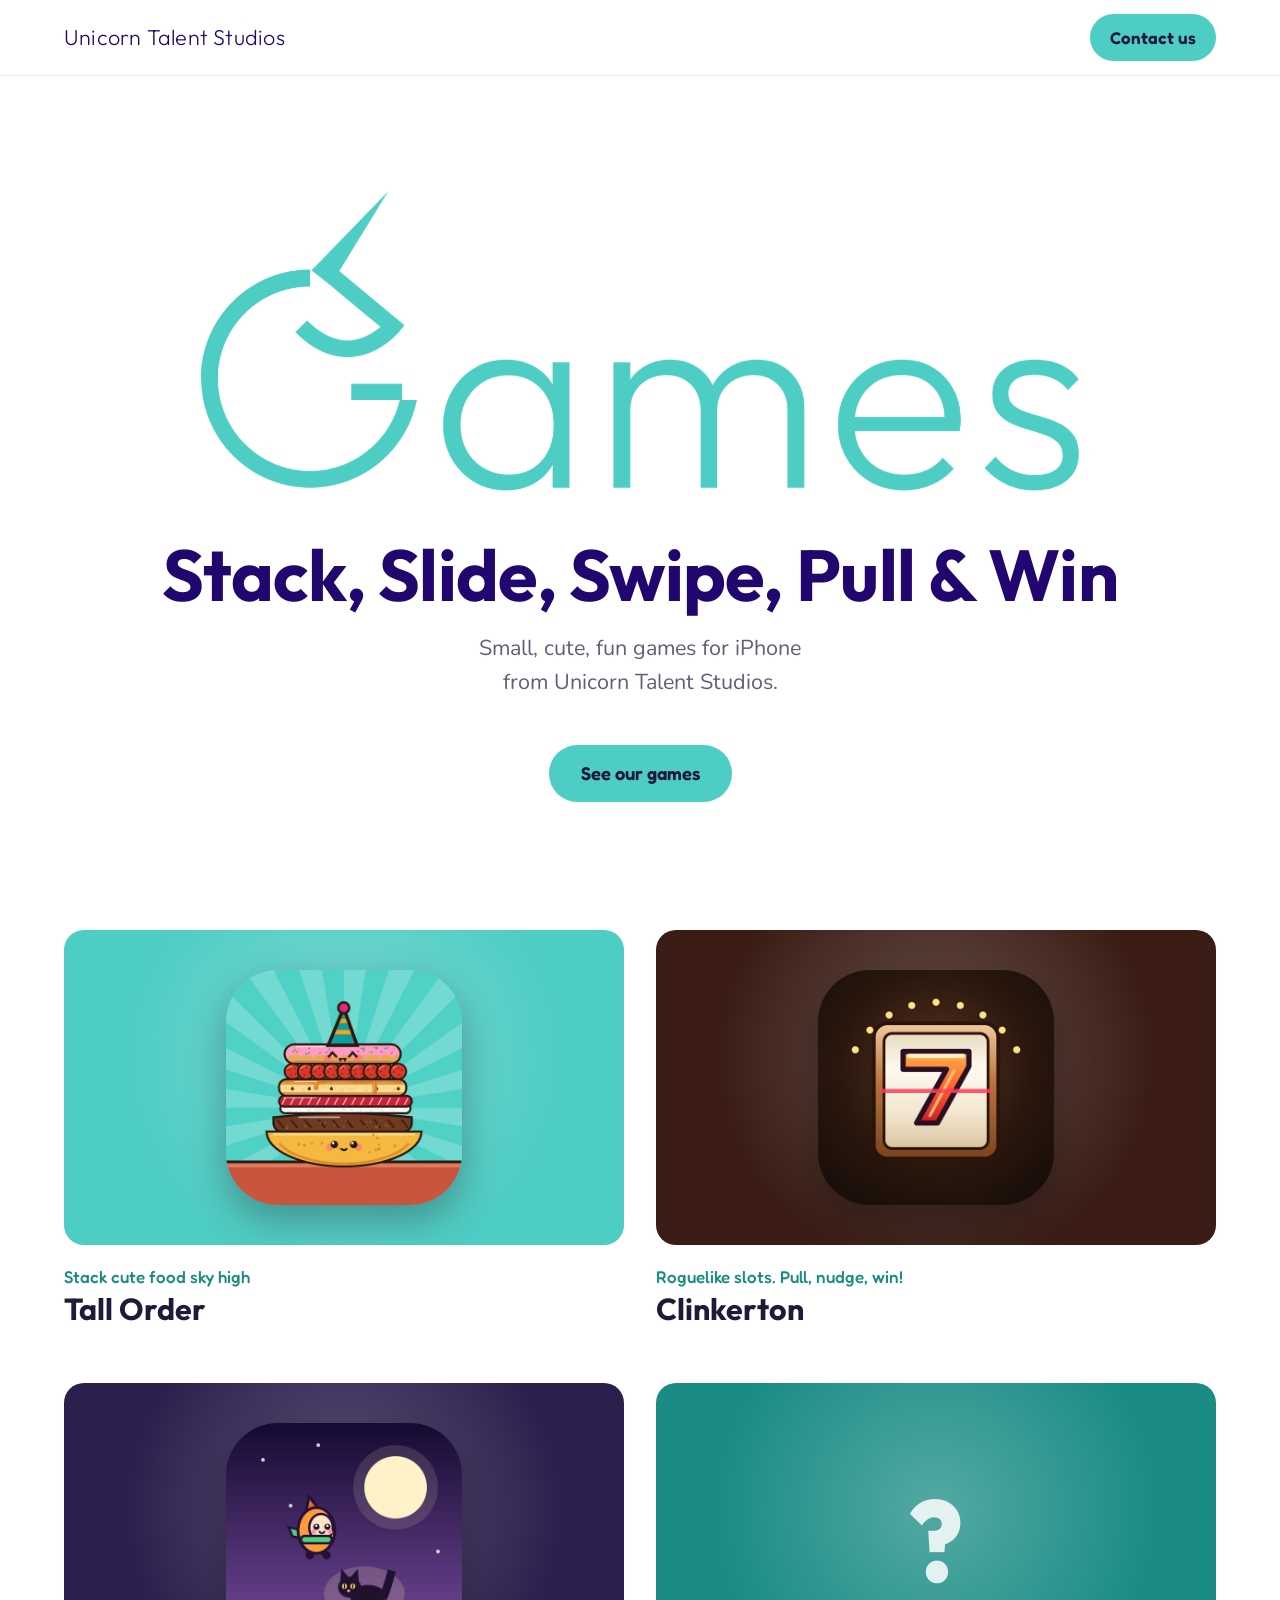
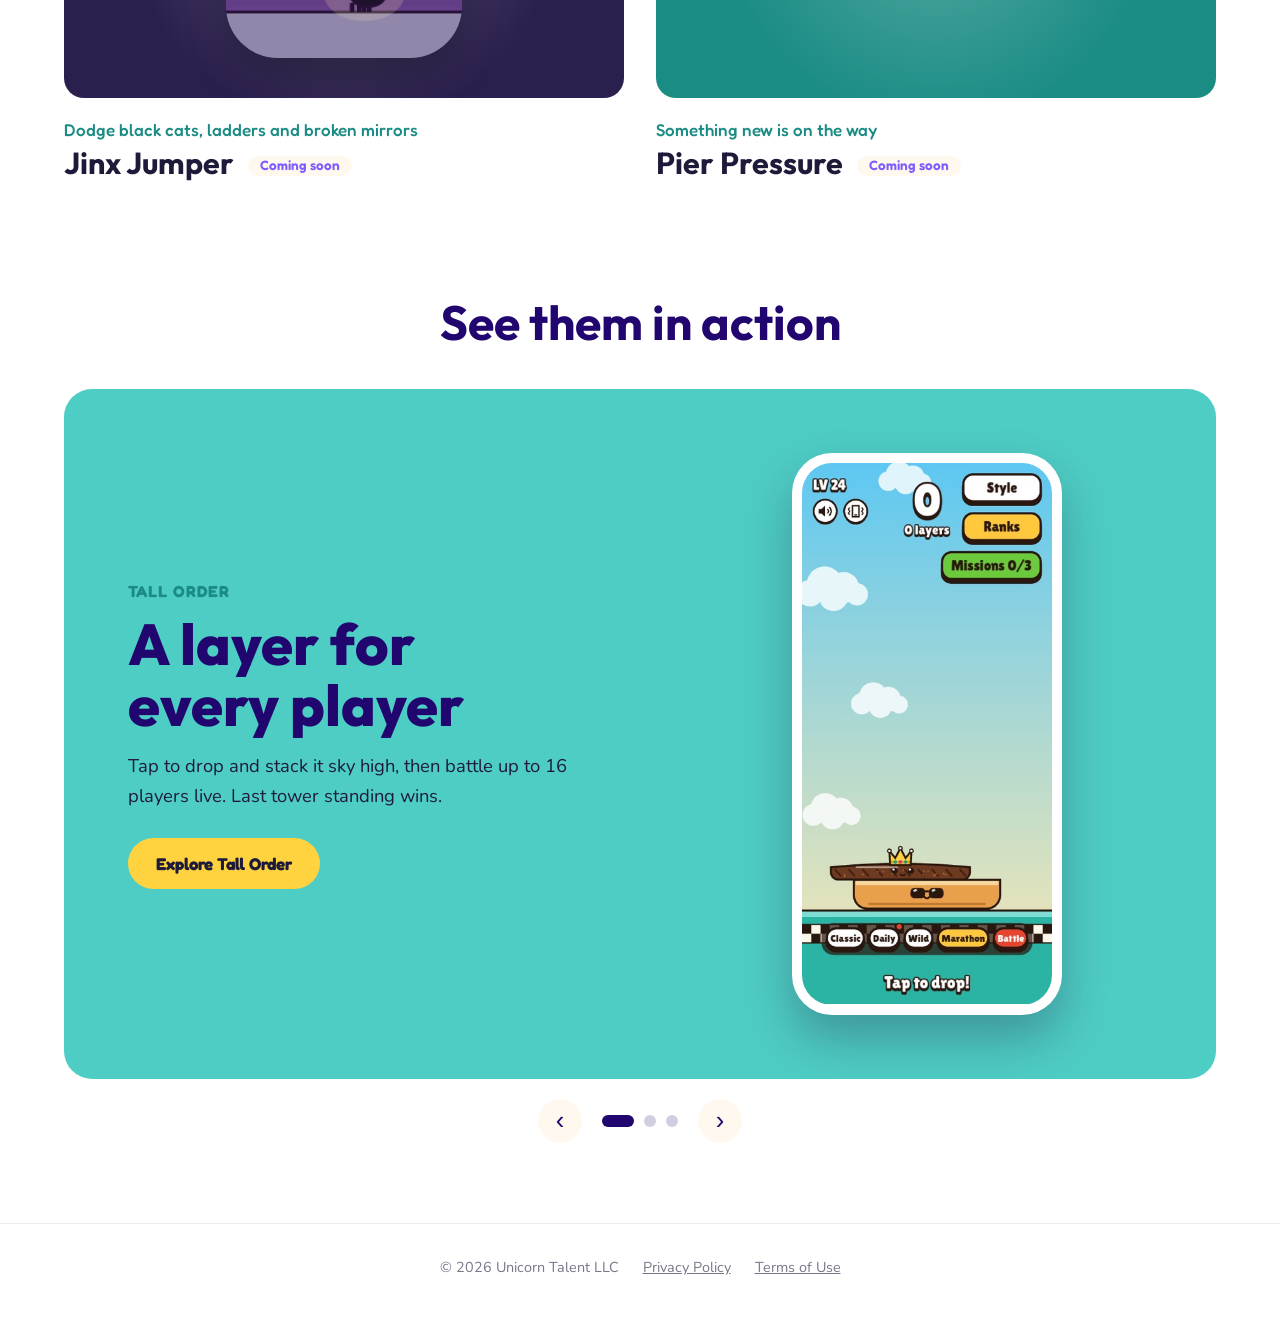
<file: index.html>
<!doctype html>
<html lang="en">
<head>
<meta charset="utf-8">
<meta name="viewport" content="width=device-width, initial-scale=1">
<title>Unicorn Talent Studios</title>
<meta name="description" content="Stack, Slide, Swipe, Pull & Win. Games for iPhone by Unicorn Talent Studios (Unicorn Talent LLC): Tall Order, Clinkerton, Jinx Jumper and Pier Pressure.">
<link rel="preconnect" href="https://fonts.googleapis.com">
<link rel="preconnect" href="https://fonts.gstatic.com" crossorigin>
<link rel="stylesheet" href="https://fonts.googleapis.com/css2?family=Outfit:wght@100..900&family=Fredoka:wght@300..700&family=Nunito:wght@200..1000&family=Rye&family=Jersey+10&family=Share+Tech+Mono&family=Lilita+One&display=swap">
<link rel="stylesheet" href="/brand.css">
<link rel="stylesheet" href="/home.css">
<link rel="icon" href="/favicon.ico?v=2" sizes="any">
<link rel="apple-touch-icon" href="/apple-touch-icon.png?v=2">
</head>
<body>
<header class="navbar">
  <div class="navbar-inner">
    <a class="wordmark" href="/">Unicorn Talent Studios</a>
    <a class="btn btn-primary" href="mailto:support@unicorntalentstudios.com">Contact us</a>
  </div>
</header>

<section class="hero">
  <img class="hero-logo" src="/img/logo.png?v=3" alt="Unicorn Talent Studios Games">
  <p class="hero-tagline">Stack, Slide, Swipe, Pull &amp; Win</p>
  <p class="hero-intro">Small, cute, fun games for iPhone from Unicorn Talent Studios.</p>
  <a class="btn btn-primary btn-large" href="#games">See our games</a>
</section>

<main id="games" class="games">
  <a class="game" href="/tall-order/">
    <div class="game-art game-tall-order"><img src="/tall-order/icon.png" alt="Tall Order app icon"></div>
    <p class="game-tagline">Stack cute food sky high</p>
    <h2 class="game-name">Tall Order</h2>
  </a>

  <a class="game" href="/clinkerton/">
    <div class="game-art game-clinkerton"><img src="/img/clinkerton.png" alt="Clinkerton app icon"></div>
    <p class="game-tagline">Roguelike slots. Pull, nudge, win!</p>
    <h2 class="game-name">Clinkerton</h2>
  </a>

  <a class="game" href="/jinx-jumper/">
    <div class="game-art game-jinx-jumper"><img src="/img/jinx-jumper.png" alt="Jinx Jumper app icon"></div>
    <p class="game-tagline">Dodge black cats, ladders and broken mirrors</p>
    <h2 class="game-name">Jinx Jumper <span class="soon">Coming soon</span></h2>
  </a>

  <div class="game">
    <div class="game-art game-pier-pressure"><span class="game-art-placeholder" aria-hidden="true">?</span></div>
    <p class="game-tagline">Something new is on the way</p>
    <h2 class="game-name">Pier Pressure <span class="soon">Coming soon</span></h2>
  </div>
</main>

<section class="showcase" aria-roledescription="carousel" aria-label="Gameplay">
  <h2 class="showcase-heading">See them in action</h2>
  <div class="showcase-viewport">
    <div class="showcase-track">
      <article class="slide slide-tall-order" aria-roledescription="slide" aria-label="Tall Order, 1 of 3">
        <div class="slide-copy">
          <p class="slide-eyebrow">Tall Order</p>
          <h3 class="slide-title">A layer for every player</h3>
          <p class="slide-text">Tap to drop and stack it sky high, then battle up to 16 players live. Last tower standing wins.</p>
          <a class="slide-btn" href="/tall-order/">Explore Tall Order</a>
        </div>
        <div class="slide-phone">
          <video muted playsinline preload="none" poster="/img/showcase/tall-order.jpg" aria-label="Tall Order gameplay: a Classic run on a perfect streak, then a 16-player Rumble">
            <source src="/img/showcase/tall-order.mp4" type="video/mp4">
          </video>
        </div>
      </article>

      <article class="slide slide-clinkerton" aria-roledescription="slide" aria-label="Clinkerton, 2 of 3">
        <div class="slide-copy">
          <p class="slide-eyebrow">Clinkerton</p>
          <h3 class="slide-title">Beat the house</h3>
          <p class="slide-text">Pull the lever, nudge the reels and catch fire on your way down the Strip. No real money, ever.</p>
          <a class="slide-btn" href="/clinkerton/">Explore Clinkerton</a>
        </div>
        <div class="slide-phone">
          <video muted playsinline preload="none" poster="/img/showcase/clinkerton.jpg" aria-label="Clinkerton gameplay: a jackpot, then a Perfect Pull streak through On Fire, Blue Fire and White Hot">
            <source src="/img/showcase/clinkerton.mp4" type="video/mp4">
          </video>
        </div>
      </article>

      <article class="slide slide-jinx-jumper" aria-roledescription="slide" aria-label="Jinx Jumper, 3 of 3">
        <div class="slide-copy">
          <p class="slide-eyebrow">Jinx Jumper · Coming soon</p>
          <h3 class="slide-title">Outrun your bad luck</h3>
          <p class="slide-text">Hop black cats, duck the crows and grab a four-leaf clover on the night streets.</p>
          <a class="slide-btn" href="/jinx-jumper/">Explore Jinx Jumper</a>
        </div>
        <div class="slide-phone">
          <video muted playsinline preload="none" poster="/img/showcase/jinx-jumper.jpg" aria-label="Jinx Jumper gameplay: running Main Street and the Haunted Mansion, dodging jinxes and grabbing charms">
            <source src="/img/showcase/jinx-jumper.mp4" type="video/mp4">
          </video>
        </div>
      </article>
    </div>
  </div>
  <div class="showcase-controls">
    <button class="showcase-arrow" type="button" data-step="-1" aria-label="Previous game">‹</button>
    <div class="showcase-dots">
      <button type="button" aria-label="Show Tall Order"></button>
      <button type="button" aria-label="Show Clinkerton"></button>
      <button type="button" aria-label="Show Jinx Jumper"></button>
    </div>
    <button class="showcase-arrow" type="button" data-step="1" aria-label="Next game">›</button>
  </div>
</section>

<footer class="site-footer">
  <span>© 2026 Unicorn Talent LLC</span>
  <a href="/privacy-policy/">Privacy Policy</a>
  <a href="/terms-of-use/">Terms of Use</a>
</footer>
<script src="/showcase.js"></script>
</body>
</html>
</file>
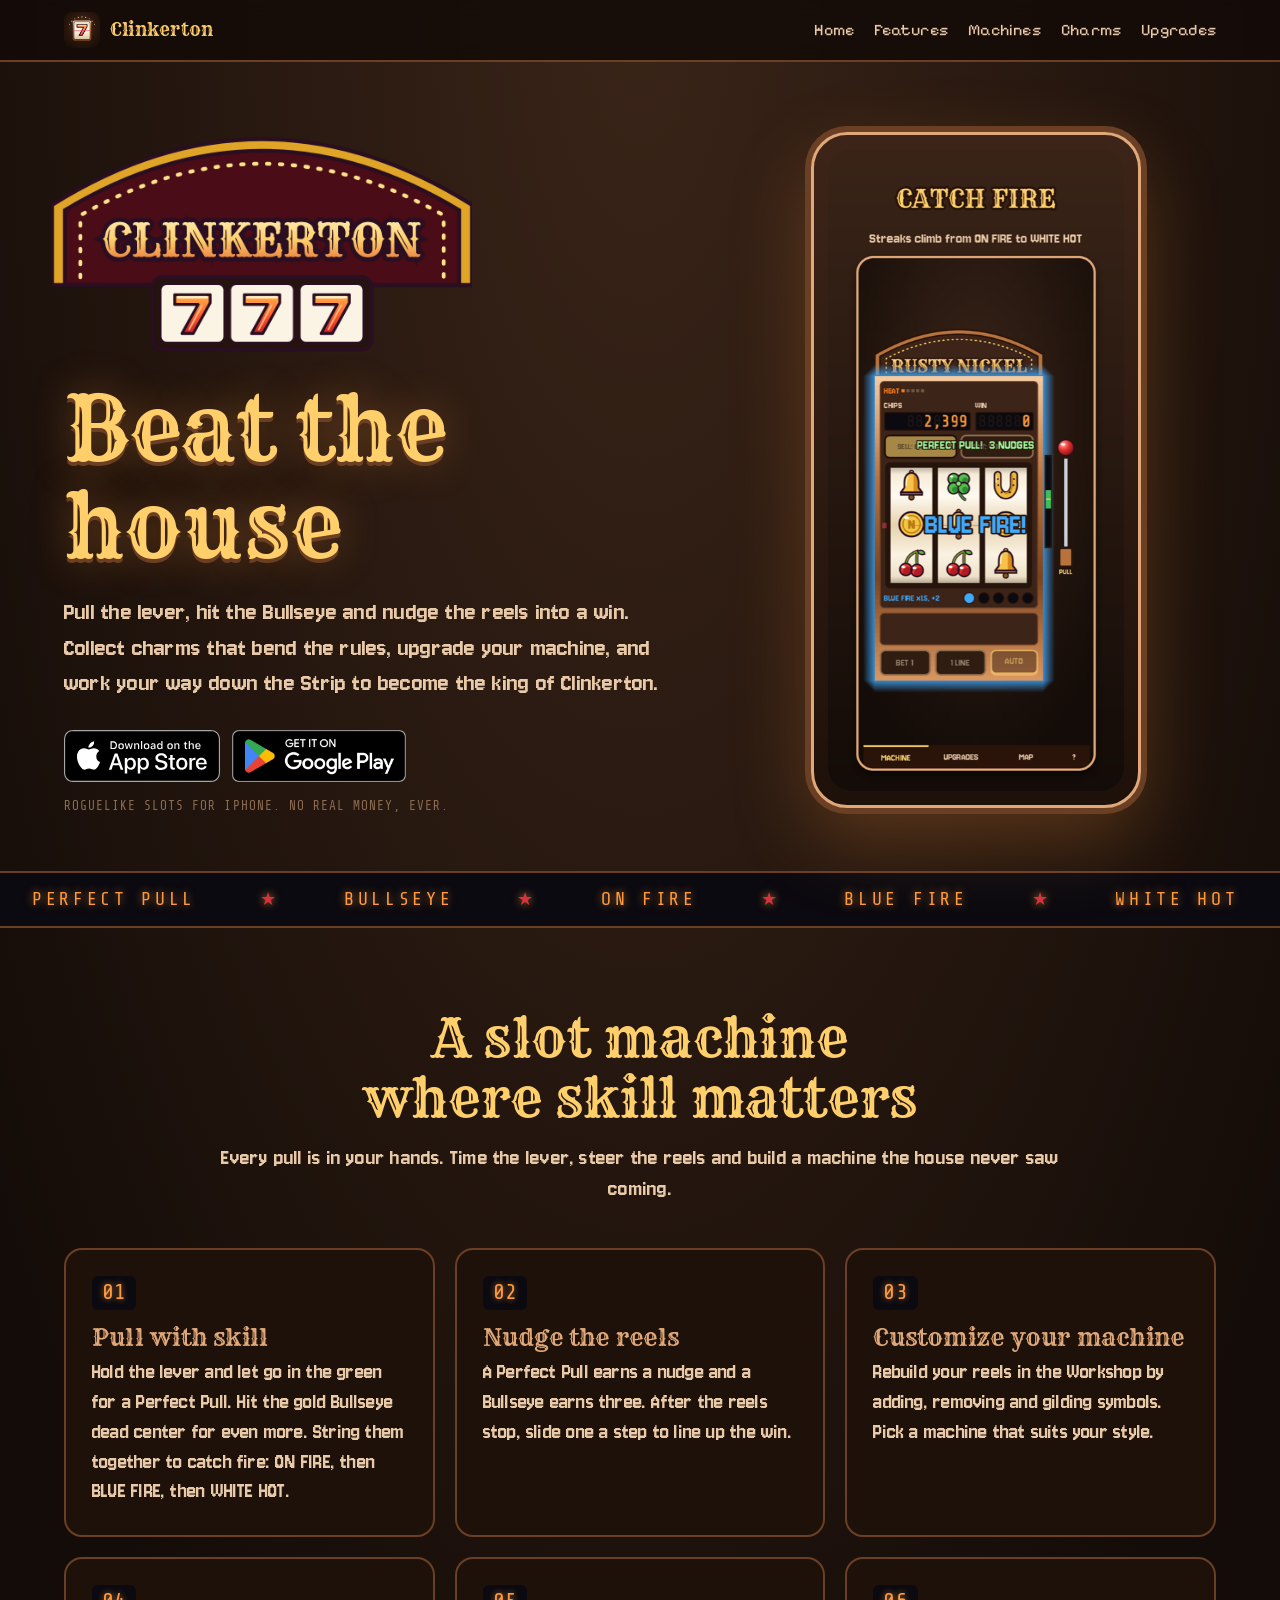
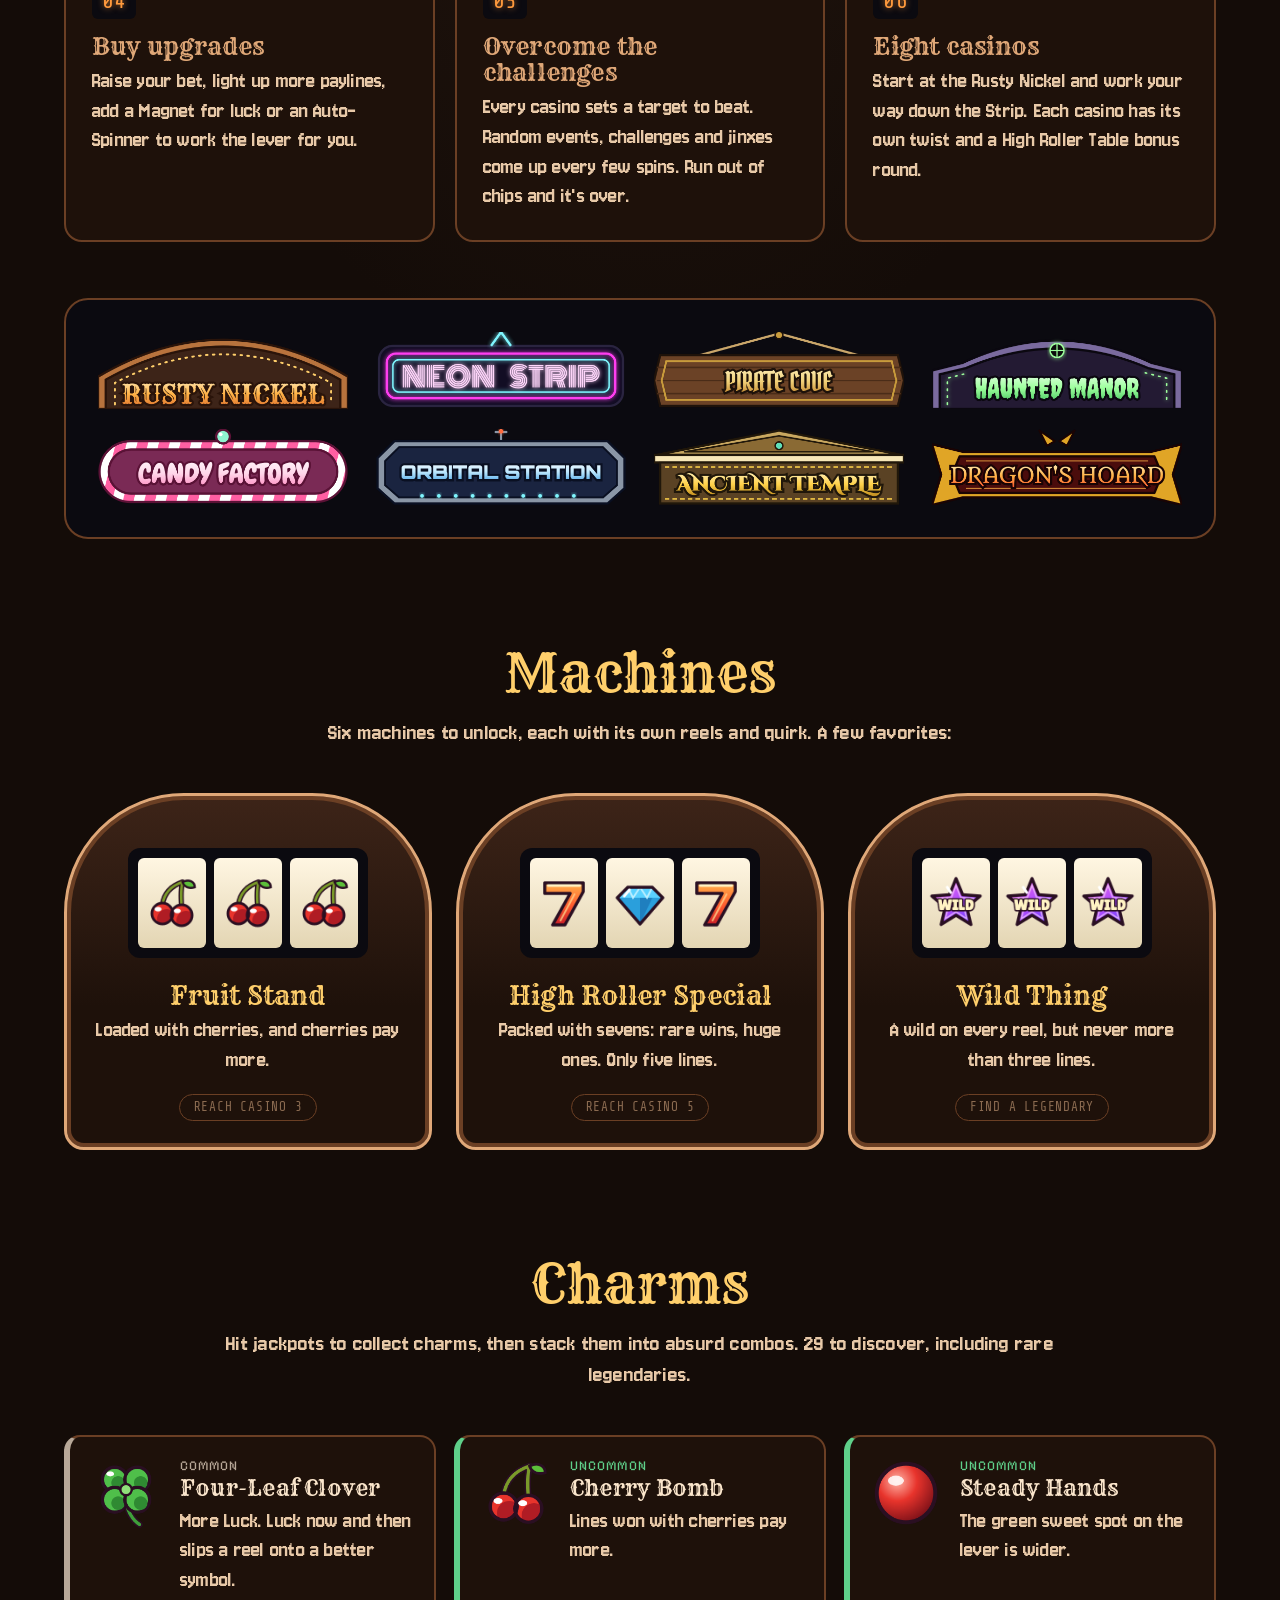
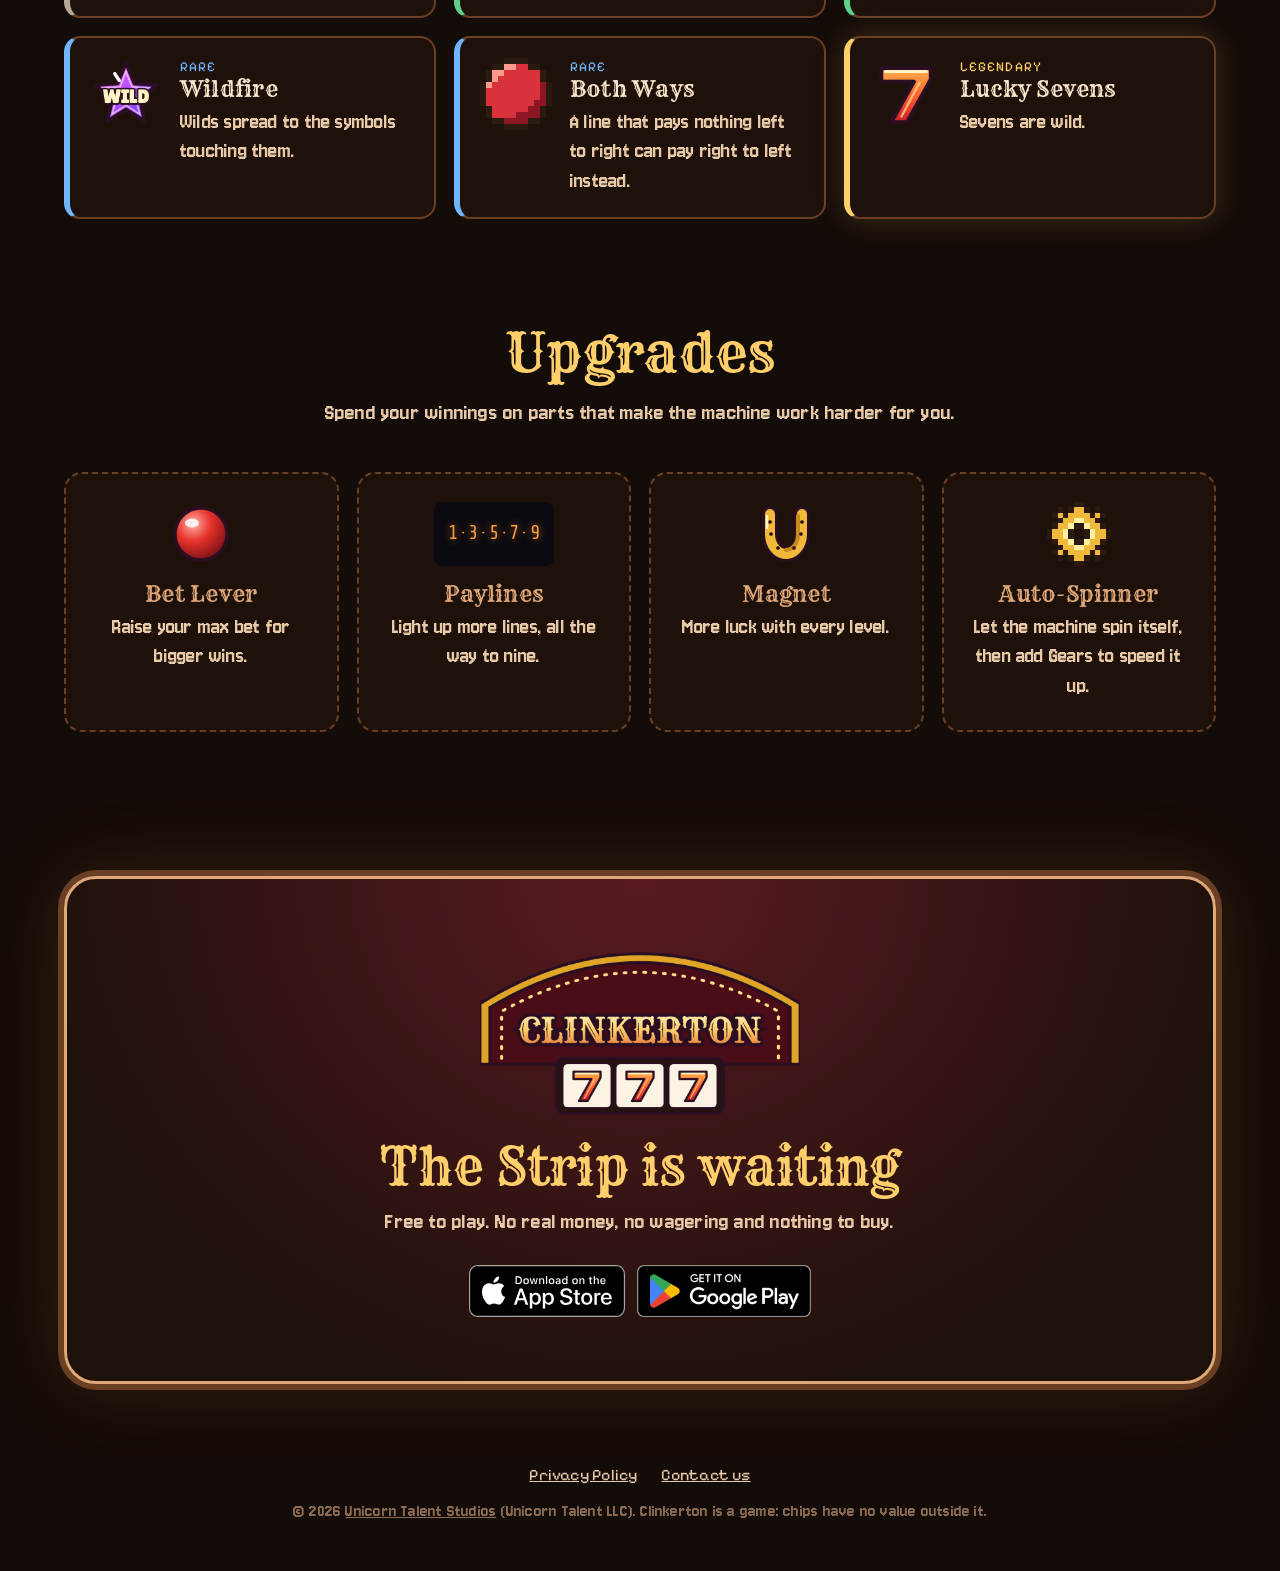
<file: clinkerton/index.html>
<!doctype html>
<html lang="en">
<head>
<meta charset="utf-8">
<meta name="viewport" content="width=device-width, initial-scale=1">
<title>Clinkerton</title>
<meta name="description" content="Clinkerton: roguelike slots for iPhone. Hit the Bullseye, collect charms, upgrade your machine and become the king of the Clinkerton Strip. No real money, ever.">
<link rel="preconnect" href="https://fonts.googleapis.com">
<link rel="preconnect" href="https://fonts.gstatic.com" crossorigin>
<link rel="stylesheet" href="https://fonts.googleapis.com/css2?family=Rye&family=Jersey+10&family=Pixelify+Sans:wght@400..700&family=Share+Tech+Mono&display=swap">
<link rel="stylesheet" href="/clinkerton/clinkerton.css">
<link rel="icon" href="/clinkerton/favicon.ico?v=2" sizes="any">
<link rel="apple-touch-icon" href="/clinkerton/apple-touch-icon.png?v=2">
</head>
<body>
<header class="navbar">
  <div class="navbar-inner">
    <a class="game-mark" href="/clinkerton/">
      <img src="/img/clinkerton.png" alt="">
      Clinkerton
    </a>
    <nav class="nav-links">
      <a href="/">Home</a>
      <a href="#features">Features</a>
      <a href="#machines">Machines</a>
      <a href="#charms">Charms</a>
      <a href="#upgrades">Upgrades</a>
    </nav>
  </div>
</header>

<section class="hero">
  <div class="hero-copy">
    <img class="hero-logo" src="/clinkerton/img/logo.png" alt="Clinkerton 777">
    <h1>Beat the house</h1>
    <p class="lead">Pull the lever, hit the Bullseye and nudge the reels into a win. Collect charms that
      bend the rules, upgrade your machine, and work your way down the Strip to become the king of
      Clinkerton.</p>
    <div class="store-badges">
      <span class="store-badge" title="Coming soon"><img src="/img/badges/app-store.svg" alt="Download on the App Store"></span>
      <span class="store-badge" title="Coming soon"><img src="/img/badges/google-play.png" alt="Get it on Google Play"></span>
    </div>
    <p class="fine-print">Roguelike slots for iPhone. No real money, ever.</p>
  </div>
  <div class="cabinet">
    <img src="/clinkerton/img/shot.png" alt="A Clinkerton slot machine at the Rusty Nickel, on Blue Fire">
  </div>
</section>

<div class="led-ticker" aria-hidden="true">
  <div class="led-track">
    <span>PERFECT PULL</span><span>BULLSEYE</span><span>ON FIRE</span><span>BLUE FIRE</span><span>WHITE HOT</span><span>JACKPOT</span>
    <span>PERFECT PULL</span><span>BULLSEYE</span><span>ON FIRE</span><span>BLUE FIRE</span><span>WHITE HOT</span><span>JACKPOT</span>
  </div>
</div>

<section id="features" class="section">
  <div class="section-head">
    <h2>A slot machine where skill matters</h2>
    <p>Every pull is in your hands. Time the lever, steer the reels and build a machine the house never saw coming.</p>
  </div>
  <ol class="feature-list">
    <li>
      <h3>Pull with skill</h3>
      <p>Hold the lever and let go in the green for a Perfect Pull. Hit the gold Bullseye dead center for even more. String them together to catch fire: ON FIRE, then BLUE FIRE, then WHITE HOT.</p>
    </li>
    <li>
      <h3>Nudge the reels</h3>
      <p>A Perfect Pull earns a nudge and a Bullseye earns three. After the reels stop, slide one a step to line up the win.</p>
    </li>
    <li>
      <h3>Customize your machine</h3>
      <p>Rebuild your reels in the Workshop by adding, removing and gilding symbols. Pick a machine that suits your style.</p>
    </li>
    <li>
      <h3>Buy upgrades</h3>
      <p>Raise your bet, light up more paylines, add a Magnet for luck or an Auto-Spinner to work the lever for you.</p>
    </li>
    <li>
      <h3>Overcome the challenges</h3>
      <p>Every casino sets a target to beat. Random events, challenges and jinxes come up every few spins. Run out of chips and it's over.</p>
    </li>
    <li>
      <h3>Eight casinos</h3>
      <p>Start at the Rusty Nickel and work your way down the Strip. Each casino has its own twist and a High Roller Table bonus round.</p>
    </li>
  </ol>

  <div class="strip" aria-label="The eight casinos of the Clinkerton Strip">
    <img src="/clinkerton/img/marquees/rusty_nickel.png" alt="The Rusty Nickel">
    <img src="/clinkerton/img/marquees/neon_strip.png" alt="Neon Strip">
    <img src="/clinkerton/img/marquees/pirate_cove.png" alt="Pirate Cove">
    <img src="/clinkerton/img/marquees/haunted_manor.png" alt="Haunted Manor">
    <img src="/clinkerton/img/marquees/candy_factory.png" alt="Candy Factory">
    <img src="/clinkerton/img/marquees/orbital_station.png" alt="Orbital Station">
    <img src="/clinkerton/img/marquees/ancient_temple.png" alt="Ancient Temple">
    <img src="/clinkerton/img/marquees/dragons_hoard.png" alt="Dragon's Hoard">
  </div>
</section>

<section id="machines" class="section">
  <div class="section-head">
    <h2>Machines</h2>
    <p>Six machines to unlock, each with its own reels and quirk. A few favorites:</p>
  </div>
  <div class="machines">
    <article class="machine">
      <div class="reels"><img src="/clinkerton/img/symbols/cherry.png" alt=""><img src="/clinkerton/img/symbols/cherry.png" alt=""><img src="/clinkerton/img/symbols/cherry.png" alt=""></div>
      <h3>Fruit Stand</h3>
      <p>Loaded with cherries, and cherries pay more.</p>
      <span class="unlock">Reach casino 3</span>
    </article>
    <article class="machine">
      <div class="reels"><img src="/clinkerton/img/symbols/seven.png" alt=""><img src="/clinkerton/img/symbols/diamond.png" alt=""><img src="/clinkerton/img/symbols/seven.png" alt=""></div>
      <h3>High Roller Special</h3>
      <p>Packed with sevens: rare wins, huge ones. Only five lines.</p>
      <span class="unlock">Reach casino 5</span>
    </article>
    <article class="machine">
      <div class="reels"><img src="/clinkerton/img/symbols/wild.png" alt=""><img src="/clinkerton/img/symbols/wild.png" alt=""><img src="/clinkerton/img/symbols/wild.png" alt=""></div>
      <h3>Wild Thing</h3>
      <p>A wild on every reel, but never more than three lines.</p>
      <span class="unlock">Find a legendary</span>
    </article>
  </div>
</section>

<section id="charms" class="section">
  <div class="section-head">
    <h2>Charms</h2>
    <p>Hit jackpots to collect charms, then stack them into absurd combos. 29 to discover, including rare legendaries.</p>
  </div>
  <ul class="charms">
    <li class="charm" data-rarity="common">
      <img src="/clinkerton/img/symbols/clover.png" alt="">
      <span class="rarity">Common</span>
      <h3>Four-Leaf Clover</h3>
      <p>More Luck. Luck now and then slips a reel onto a better symbol.</p>
    </li>
    <li class="charm" data-rarity="uncommon">
      <img src="/clinkerton/img/symbols/cherry.png" alt="">
      <span class="rarity">Uncommon</span>
      <h3>Cherry Bomb</h3>
      <p>Lines won with cherries pay more.</p>
    </li>
    <li class="charm" data-rarity="uncommon">
      <img src="/clinkerton/img/symbols/lever_ball.png" alt="">
      <span class="rarity">Uncommon</span>
      <h3>Steady Hands</h3>
      <p>The green sweet spot on the lever is wider.</p>
    </li>
    <li class="charm" data-rarity="rare">
      <img src="/clinkerton/img/symbols/wild.png" alt="">
      <span class="rarity">Rare</span>
      <h3>Wildfire</h3>
      <p>Wilds spread to the symbols touching them.</p>
    </li>
    <li class="charm" data-rarity="rare">
      <img class="pixel" src="/clinkerton/img/symbols/ball.png" alt="">
      <span class="rarity">Rare</span>
      <h3>Both Ways</h3>
      <p>A line that pays nothing left to right can pay right to left instead.</p>
    </li>
    <li class="charm" data-rarity="legendary">
      <img src="/clinkerton/img/symbols/seven.png" alt="">
      <span class="rarity">Legendary</span>
      <h3>Lucky Sevens</h3>
      <p>Sevens are wild.</p>
    </li>
  </ul>
</section>

<section id="upgrades" class="section">
  <div class="section-head">
    <h2>Upgrades</h2>
    <p>Spend your winnings on parts that make the machine work harder for you.</p>
  </div>
  <ul class="upgrades">
    <li class="upgrade">
      <img src="/clinkerton/img/symbols/lever_ball.png" alt="">
      <h3>Bet Lever</h3>
      <p>Raise your max bet for bigger wins.</p>
    </li>
    <li class="upgrade">
      <span class="led">1·3·5·7·9</span>
      <h3>Paylines</h3>
      <p>Light up more lines, all the way to nine.</p>
    </li>
    <li class="upgrade">
      <img src="/clinkerton/img/symbols/horseshoe.png" alt="">
      <h3>Magnet</h3>
      <p>More luck with every level.</p>
    </li>
    <li class="upgrade">
      <img class="pixel" src="/clinkerton/img/symbols/gear.png" alt="">
      <h3>Auto-Spinner</h3>
      <p>Let the machine spin itself, then add Gears to speed it up.</p>
    </li>
  </ul>
</section>

<section class="section">
  <div class="cta">
    <img class="cta-logo" src="/clinkerton/img/logo.png" alt="">
    <h2>The Strip is waiting</h2>
    <p>Free to play. No real money, no wagering and nothing to buy.</p>
    <div class="store-badges">
      <span class="store-badge" title="Coming soon"><img src="/img/badges/app-store.svg" alt="Download on the App Store"></span>
      <span class="store-badge" title="Coming soon"><img src="/img/badges/google-play.png" alt="Get it on Google Play"></span>
    </div>
  </div>
</section>

<footer class="site-footer">
  <nav>
    <a href="https://clinkerton.com/privacy/">Privacy Policy</a>
    <a href="mailto:support@unicorntalentstudios.com">Contact us</a>
  </nav>
  <p>© 2026 <a href="/">Unicorn Talent Studios</a> (Unicorn Talent LLC). Clinkerton is a game: chips have no value outside it.</p>
</footer>
</body>
</html>
</file>
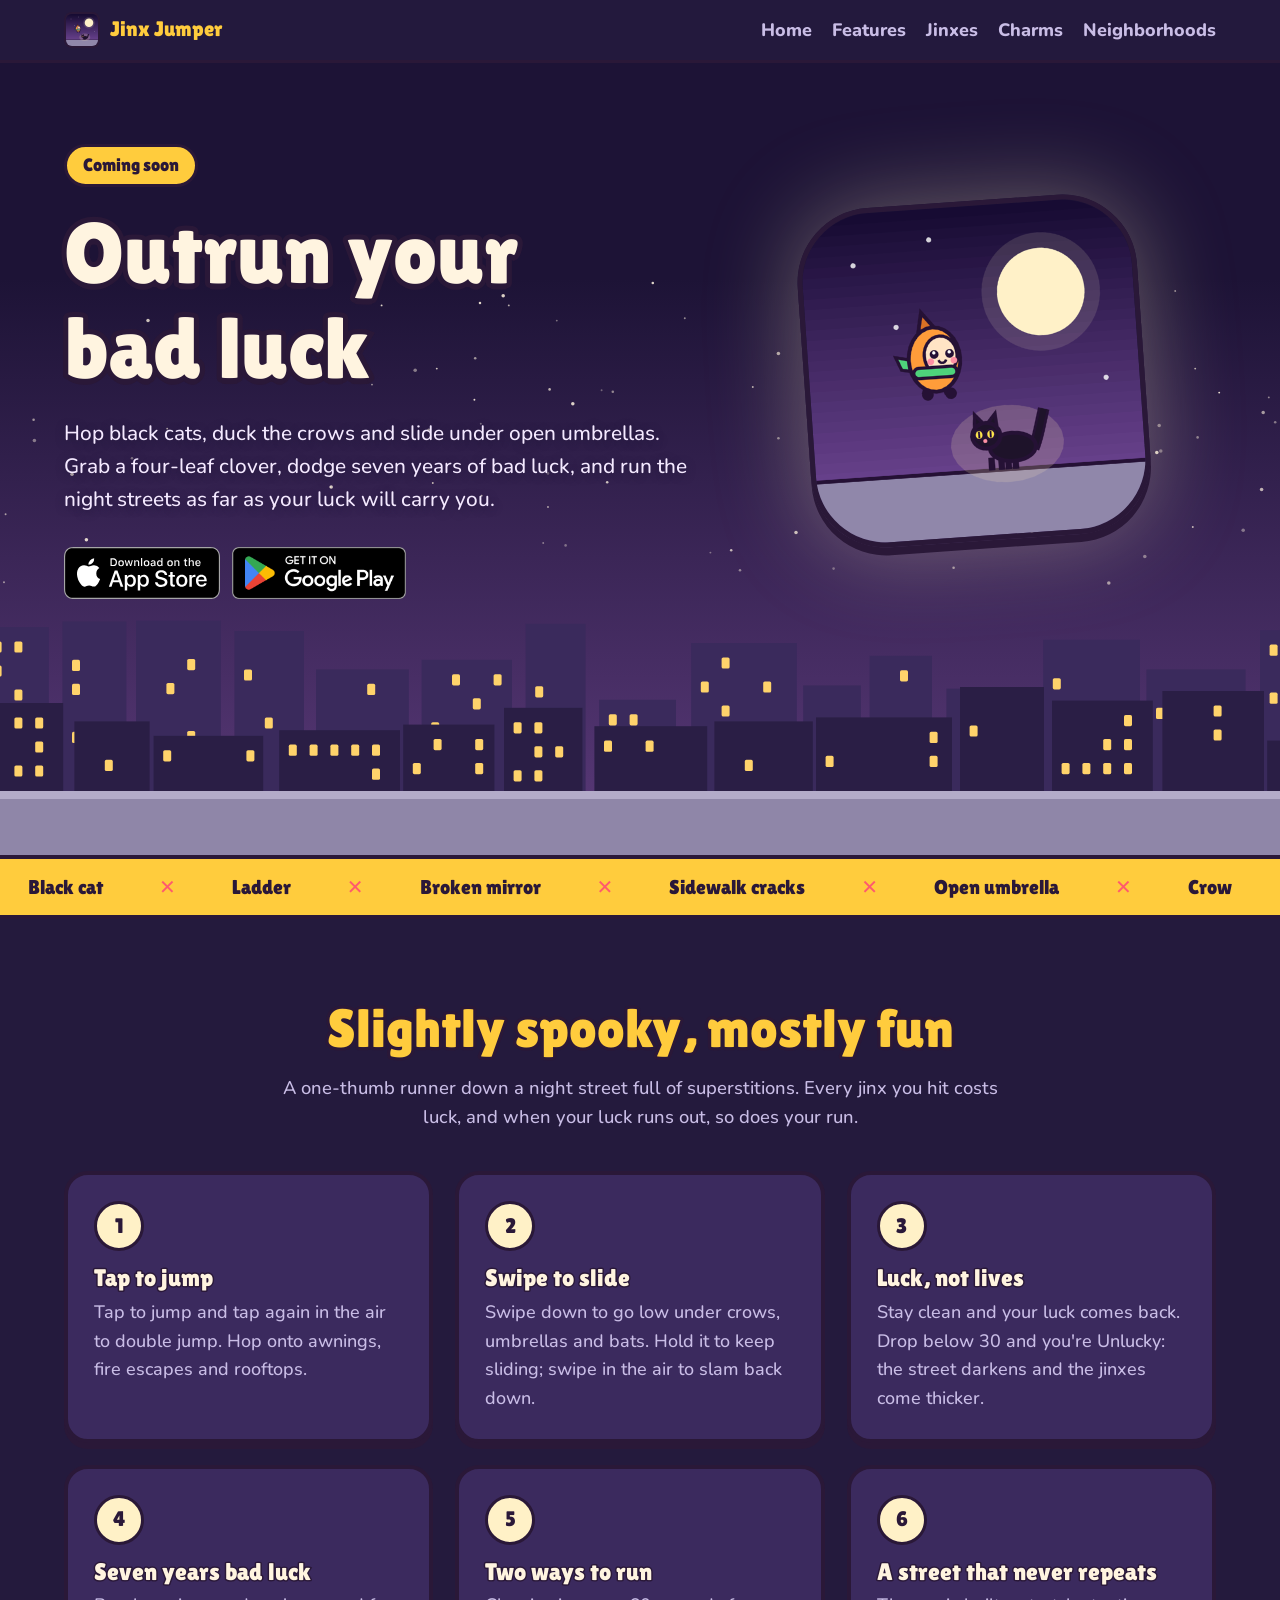
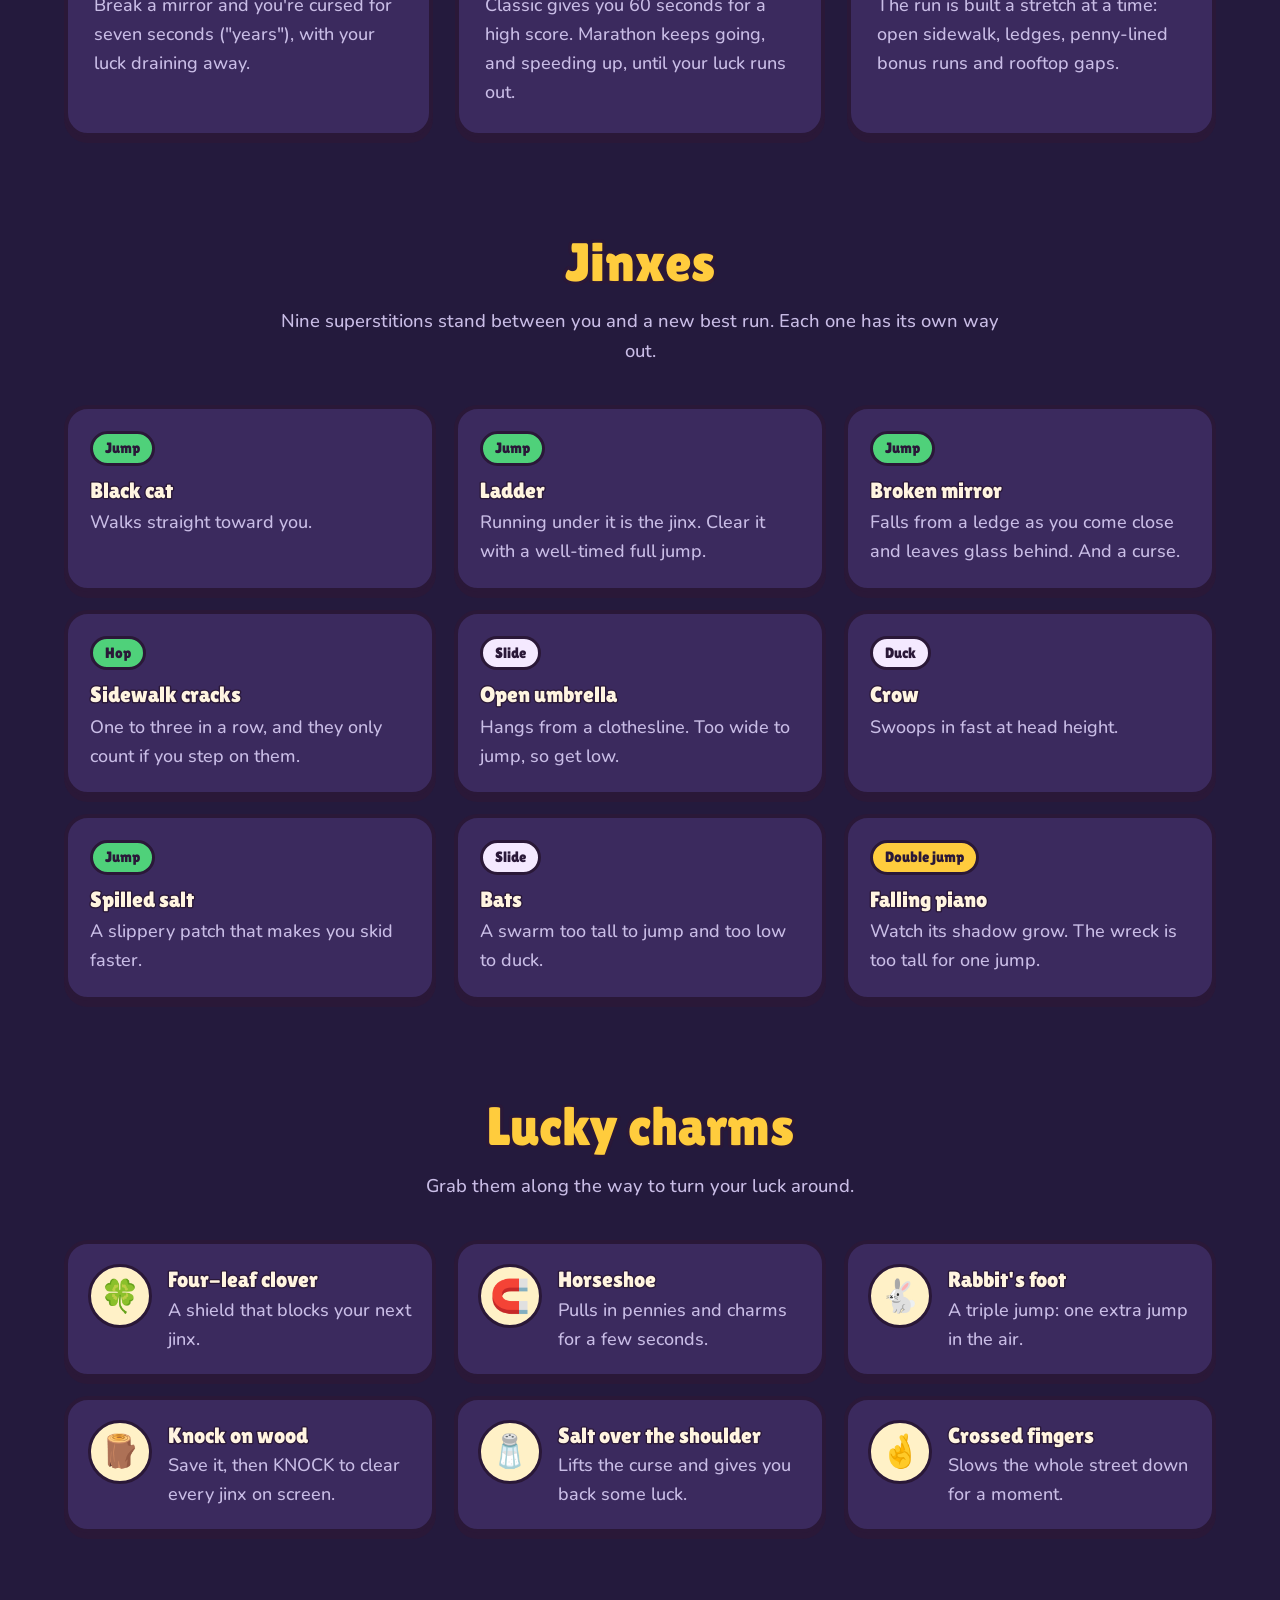
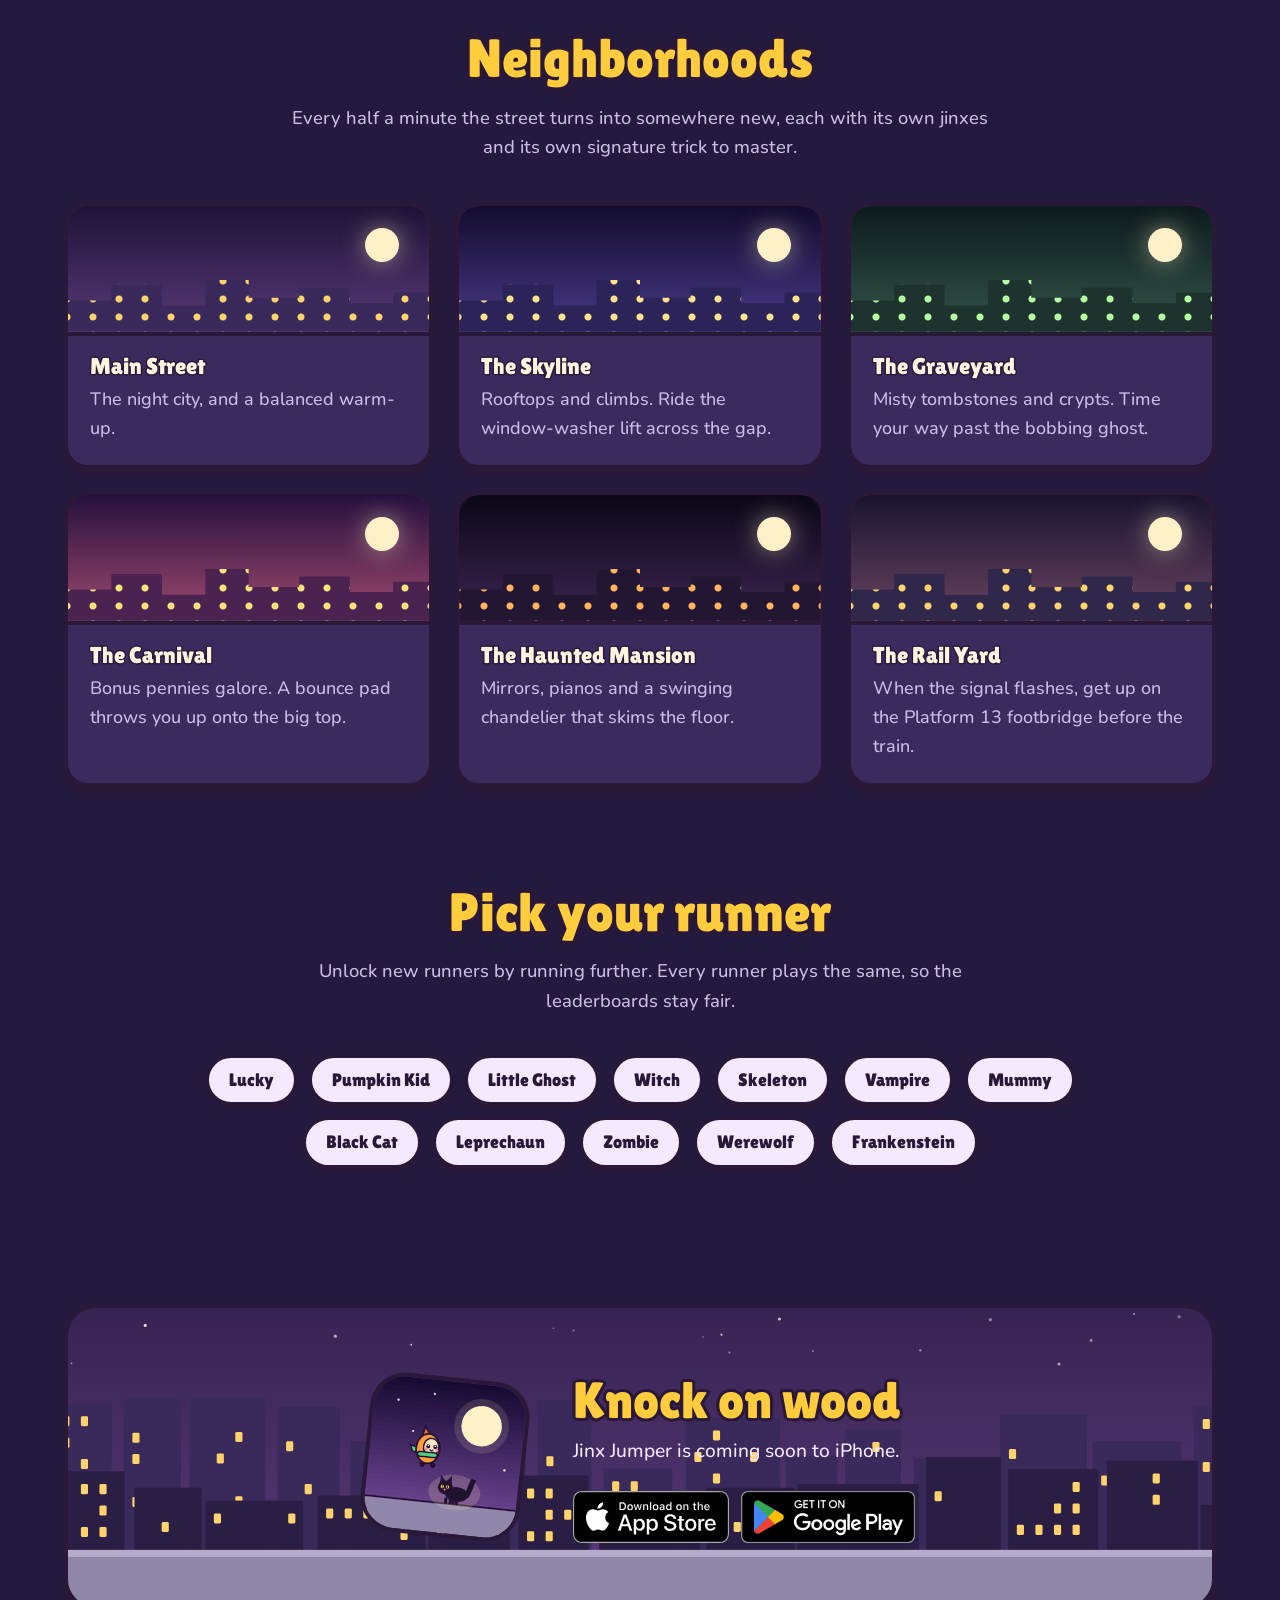
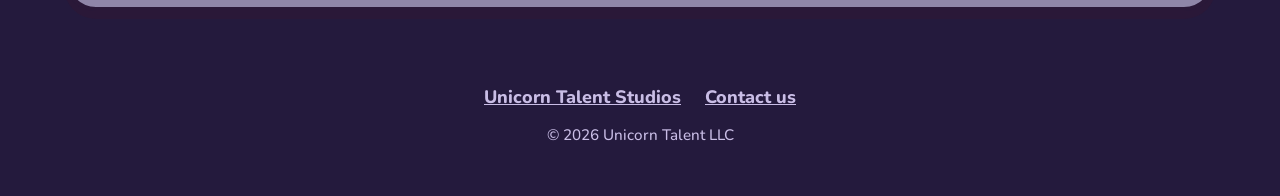
<file: jinx-jumper/index.html>
<!doctype html>
<html lang="en">
<head>
<meta charset="utf-8">
<meta name="viewport" content="width=device-width, initial-scale=1">
<title>Jinx Jumper</title>
<meta name="description" content="Jinx Jumper: a cute-spooky runner for iPhone. Hop black cats, duck crows and slide under umbrellas, and keep your luck up as long as you can.">
<link rel="preconnect" href="https://fonts.googleapis.com">
<link rel="preconnect" href="https://fonts.gstatic.com" crossorigin>
<link rel="stylesheet" href="https://fonts.googleapis.com/css2?family=Lilita+One&family=Nunito:wght@400..800&display=swap">
<link rel="stylesheet" href="/jinx-jumper/jinx-jumper.css">
<link rel="icon" href="/jinx-jumper/favicon.ico?v=2" sizes="any">
<link rel="apple-touch-icon" href="/jinx-jumper/apple-touch-icon.png?v=2">
</head>
<body>
<header class="navbar">
  <div class="navbar-inner">
    <a class="game-mark" href="/jinx-jumper/">
      <img src="/img/jinx-jumper.png" alt="">
      Jinx Jumper
    </a>
    <nav class="nav-links">
      <a href="/">Home</a>
      <a href="#features">Features</a>
      <a href="#jinxes">Jinxes</a>
      <a href="#charms">Charms</a>
      <a href="#neighborhoods">Neighborhoods</a>
    </nav>
  </div>
</header>

<section class="hero">
  <div class="hero-inner">
    <div class="hero-copy">
      <span class="soon-tag">Coming soon</span>
      <h1>Outrun your bad luck</h1>
      <p class="lead">Hop black cats, duck the crows and slide under open umbrellas. Grab a four-leaf
        clover, dodge seven years of bad luck, and run the night streets as far as your luck will
        carry you.</p>
      <div class="store-badges">
        <span class="store-badge" title="Coming soon"><img src="/img/badges/app-store.svg" alt="Download on the App Store"></span>
        <span class="store-badge" title="Coming soon"><img src="/img/badges/google-play.png" alt="Get it on Google Play"></span>
      </div>
    </div>
    <img class="hero-icon" src="/img/jinx-jumper.png" alt="Jinx Jumper app icon: Lucky jumps a black cat under the full moon">
  </div>
</section>

<div class="ticker" aria-hidden="true">
  <div class="ticker-track">
    <span>Black cat</span><span>Ladder</span><span>Broken mirror</span><span>Sidewalk cracks</span><span>Open umbrella</span><span>Crow</span><span>Spilled salt</span><span>Bats</span><span>Falling piano</span>
    <span>Black cat</span><span>Ladder</span><span>Broken mirror</span><span>Sidewalk cracks</span><span>Open umbrella</span><span>Crow</span><span>Spilled salt</span><span>Bats</span><span>Falling piano</span>
  </div>
</div>

<section id="features" class="section">
  <div class="section-head">
    <h2>Slightly spooky, mostly fun</h2>
    <p>A one-thumb runner down a night street full of superstitions. Every jinx you hit costs luck, and when your luck runs out, so does your run.</p>
  </div>
  <ol class="feature-list">
    <li><h3>Tap to jump</h3><p>Tap to jump and tap again in the air to double jump. Hop onto awnings, fire escapes and rooftops.</p></li>
    <li><h3>Swipe to slide</h3><p>Swipe down to go low under crows, umbrellas and bats. Hold it to keep sliding; swipe in the air to slam back down.</p></li>
    <li><h3>Luck, not lives</h3><p>Stay clean and your luck comes back. Drop below 30 and you're Unlucky: the street darkens and the jinxes come thicker.</p></li>
    <li><h3>Seven years bad luck</h3><p>Break a mirror and you're cursed for seven seconds ("years"), with your luck draining away.</p></li>
    <li><h3>Two ways to run</h3><p>Classic gives you 60 seconds for a high score. Marathon keeps going, and speeding up, until your luck runs out.</p></li>
    <li><h3>A street that never repeats</h3><p>The run is built a stretch at a time: open sidewalk, ledges, penny-lined bonus runs and rooftop gaps.</p></li>
  </ol>
</section>

<section id="jinxes" class="section">
  <div class="section-head">
    <h2>Jinxes</h2>
    <p>Nine superstitions stand between you and a new best run. Each one has its own way out.</p>
  </div>
  <ul class="jinxes">
    <li class="jinx"><span class="move move-jump">Jump</span><h3>Black cat</h3><p>Walks straight toward you.</p></li>
    <li class="jinx"><span class="move move-jump">Jump</span><h3>Ladder</h3><p>Running under it is the jinx. Clear it with a well-timed full jump.</p></li>
    <li class="jinx"><span class="move move-jump">Jump</span><h3>Broken mirror</h3><p>Falls from a ledge as you come close and leaves glass behind. And a curse.</p></li>
    <li class="jinx"><span class="move move-jump">Hop</span><h3>Sidewalk cracks</h3><p>One to three in a row, and they only count if you step on them.</p></li>
    <li class="jinx"><span class="move move-slide">Slide</span><h3>Open umbrella</h3><p>Hangs from a clothesline. Too wide to jump, so get low.</p></li>
    <li class="jinx"><span class="move move-slide">Duck</span><h3>Crow</h3><p>Swoops in fast at head height.</p></li>
    <li class="jinx"><span class="move move-jump">Jump</span><h3>Spilled salt</h3><p>A slippery patch that makes you skid faster.</p></li>
    <li class="jinx"><span class="move move-slide">Slide</span><h3>Bats</h3><p>A swarm too tall to jump and too low to duck.</p></li>
    <li class="jinx"><span class="move move-double">Double jump</span><h3>Falling piano</h3><p>Watch its shadow grow. The wreck is too tall for one jump.</p></li>
  </ul>
</section>

<section id="charms" class="section">
  <div class="section-head">
    <h2>Lucky charms</h2>
    <p>Grab them along the way to turn your luck around.</p>
  </div>
  <ul class="charms">
    <li class="charm"><span class="charm-icon" aria-hidden="true">🍀</span><h3>Four-leaf clover</h3><p>A shield that blocks your next jinx.</p></li>
    <li class="charm"><span class="charm-icon" aria-hidden="true">🧲</span><h3>Horseshoe</h3><p>Pulls in pennies and charms for a few seconds.</p></li>
    <li class="charm"><span class="charm-icon" aria-hidden="true">🐇</span><h3>Rabbit's foot</h3><p>A triple jump: one extra jump in the air.</p></li>
    <li class="charm"><span class="charm-icon" aria-hidden="true">🪵</span><h3>Knock on wood</h3><p>Save it, then KNOCK to clear every jinx on screen.</p></li>
    <li class="charm"><span class="charm-icon" aria-hidden="true">🧂</span><h3>Salt over the shoulder</h3><p>Lifts the curse and gives you back some luck.</p></li>
    <li class="charm"><span class="charm-icon" aria-hidden="true">🤞</span><h3>Crossed fingers</h3><p>Slows the whole street down for a moment.</p></li>
  </ul>
</section>

<section id="neighborhoods" class="section">
  <div class="section-head">
    <h2>Neighborhoods</h2>
    <p>Every half a minute the street turns into somewhere new, each with its own jinxes and its own signature trick to master.</p>
  </div>
  <ul class="hoods">
    <li class="hood hood-main"><div class="hood-sky"></div><h3>Main Street</h3><p>The night city, and a balanced warm-up.</p></li>
    <li class="hood hood-skyline"><div class="hood-sky"></div><h3>The Skyline</h3><p>Rooftops and climbs. Ride the window-washer lift across the gap.</p></li>
    <li class="hood hood-graveyard"><div class="hood-sky"></div><h3>The Graveyard</h3><p>Misty tombstones and crypts. Time your way past the bobbing ghost.</p></li>
    <li class="hood hood-carnival"><div class="hood-sky"></div><h3>The Carnival</h3><p>Bonus pennies galore. A bounce pad throws you up onto the big top.</p></li>
    <li class="hood hood-mansion"><div class="hood-sky"></div><h3>The Haunted Mansion</h3><p>Mirrors, pianos and a swinging chandelier that skims the floor.</p></li>
    <li class="hood hood-railyard"><div class="hood-sky"></div><h3>The Rail Yard</h3><p>When the signal flashes, get up on the Platform 13 footbridge before the train.</p></li>
  </ul>
</section>

<section class="section">
  <div class="section-head">
    <h2>Pick your runner</h2>
    <p>Unlock new runners by running further. Every runner plays the same, so the leaderboards stay fair.</p>
  </div>
  <ul class="runners">
    <li>Lucky</li><li>Pumpkin Kid</li><li>Little Ghost</li><li>Witch</li><li>Skeleton</li><li>Vampire</li>
    <li>Mummy</li><li>Black Cat</li><li>Leprechaun</li><li>Zombie</li><li>Werewolf</li><li>Frankenstein</li>
  </ul>
</section>

<section class="section">
  <div class="cta">
    <img class="cta-icon" src="/img/jinx-jumper.png" alt="">
    <div>
      <h2>Knock on wood</h2>
      <p>Jinx Jumper is coming soon to iPhone.</p>
      <div class="store-badges">
        <span class="store-badge" title="Coming soon"><img src="/img/badges/app-store.svg" alt="Download on the App Store"></span>
        <span class="store-badge" title="Coming soon"><img src="/img/badges/google-play.png" alt="Get it on Google Play"></span>
      </div>
    </div>
  </div>
</section>

<footer class="site-footer">
  <nav>
    <a href="/">Unicorn Talent Studios</a>
    <a href="mailto:support@unicorntalentstudios.com">Contact us</a>
  </nav>
  <p>© 2026 Unicorn Talent LLC</p>
</footer>
</body>
</html>
</file>
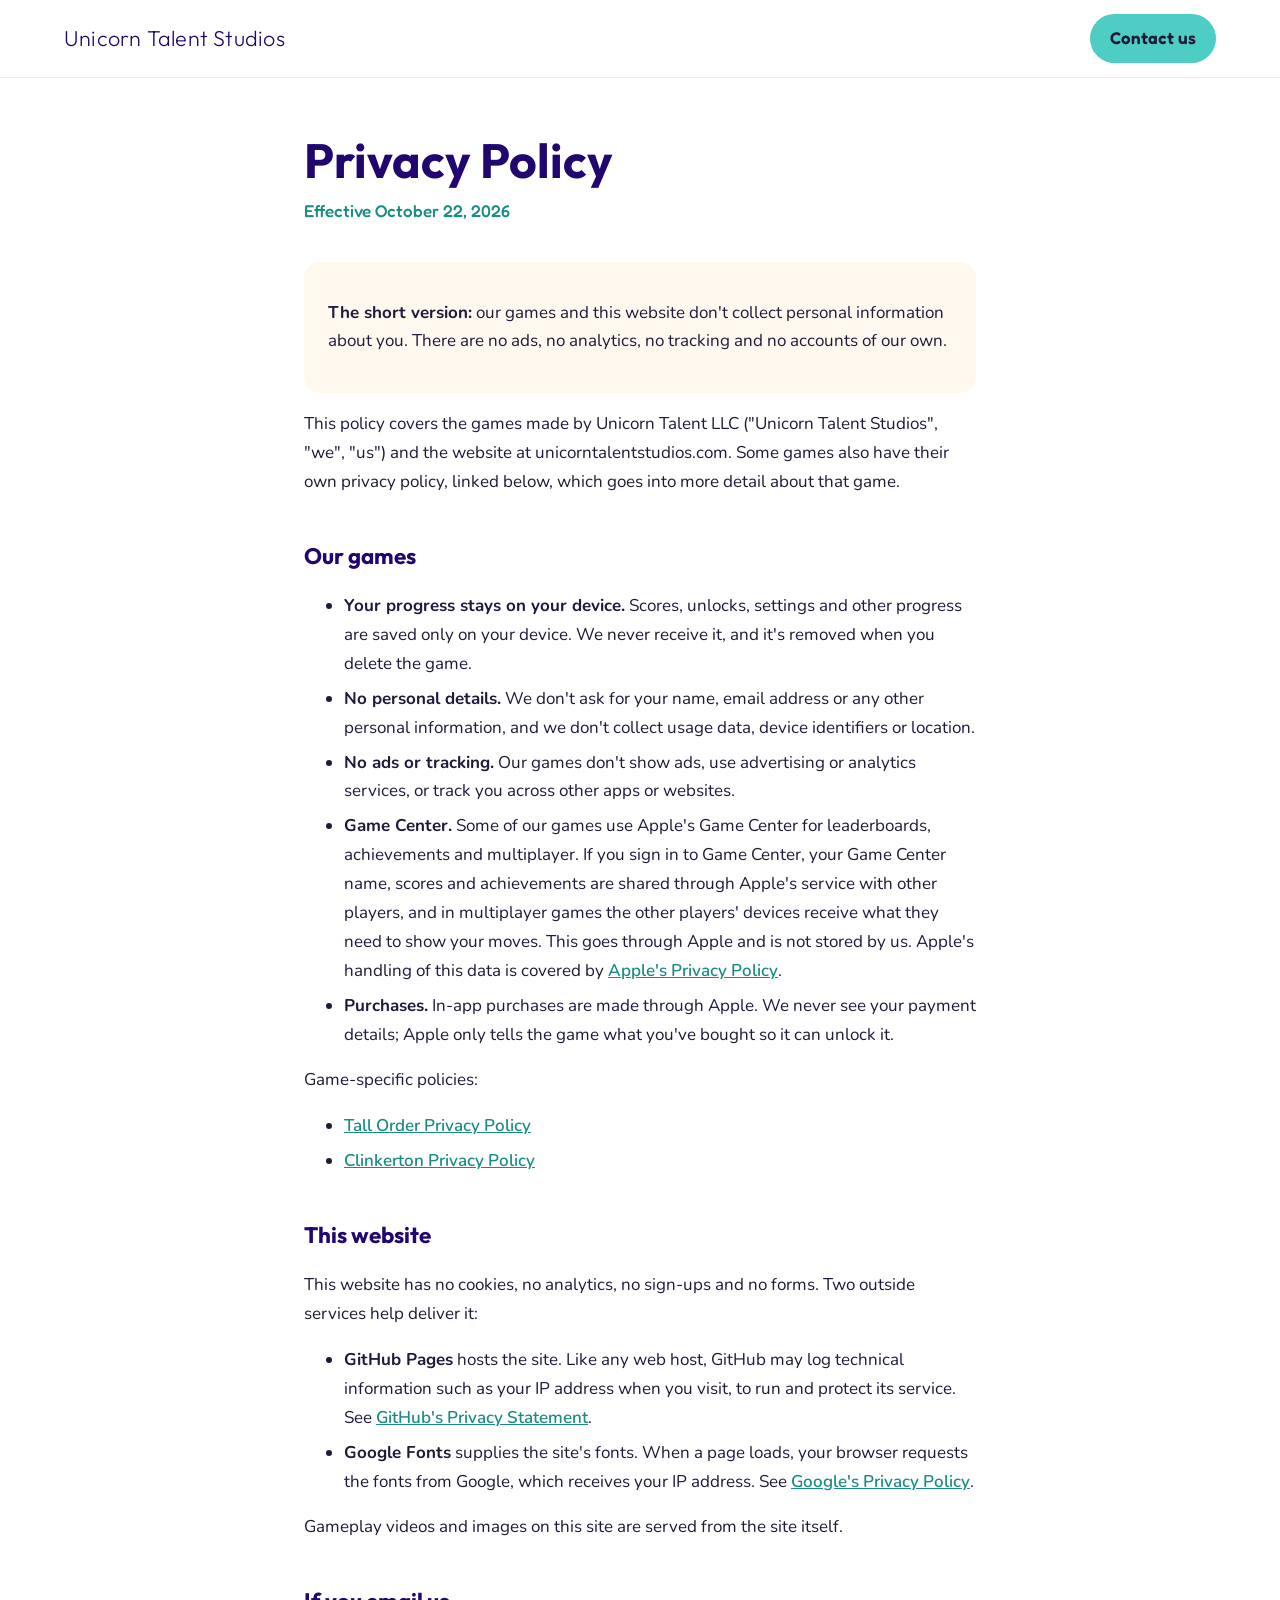
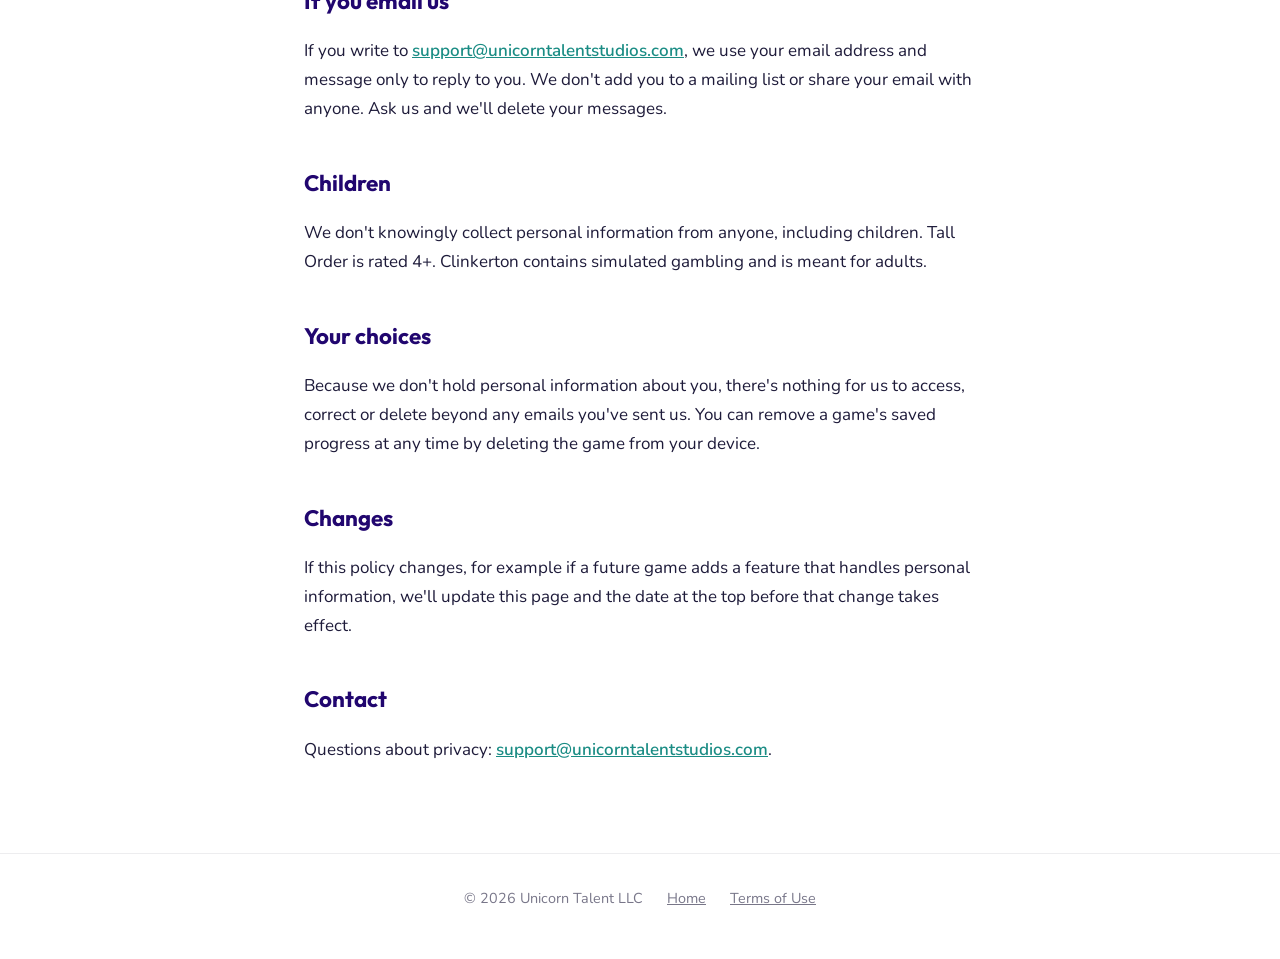
<file: privacy-policy/index.html>
<!doctype html>
<html lang="en">
<head>
<meta charset="utf-8">
<meta name="viewport" content="width=device-width, initial-scale=1">
<title>Privacy Policy · Unicorn Talent Studios</title>
<meta name="description" content="How Unicorn Talent Studios' games and website handle your information: we don't collect personal data.">
<link rel="preconnect" href="https://fonts.googleapis.com">
<link rel="preconnect" href="https://fonts.gstatic.com" crossorigin>
<link rel="stylesheet" href="https://fonts.googleapis.com/css2?family=Outfit:wght@100..900&family=Fredoka:wght@300..700&family=Nunito:wght@200..1000&display=swap">
<link rel="stylesheet" href="/brand.css">
<link rel="stylesheet" href="/legal.css">
<link rel="icon" href="/favicon.ico?v=2" sizes="any">
<link rel="apple-touch-icon" href="/apple-touch-icon.png?v=2">
</head>
<body>
<header class="navbar">
  <div class="navbar-inner">
    <a class="wordmark" href="/">Unicorn Talent Studios</a>
    <a class="btn btn-primary" href="mailto:support@unicorntalentstudios.com">Contact us</a>
  </div>
</header>

<main class="legal">
  <h1>Privacy Policy</h1>
  <p class="effective">Effective October 22, 2026</p>

  <div class="summary">
    <p><strong>The short version:</strong> our games and this website don't collect personal information about you. There are no ads, no analytics, no tracking and no accounts of our own.</p>
  </div>

  <p>This policy covers the games made by Unicorn Talent LLC ("Unicorn Talent Studios", "we", "us") and the website at unicorntalentstudios.com. Some games also have their own privacy policy, linked below, which goes into more detail about that game.</p>

  <h2>Our games</h2>
  <ul>
    <li><strong>Your progress stays on your device.</strong> Scores, unlocks, settings and other progress are saved only on your device. We never receive it, and it's removed when you delete the game.</li>
    <li><strong>No personal details.</strong> We don't ask for your name, email address or any other personal information, and we don't collect usage data, device identifiers or location.</li>
    <li><strong>No ads or tracking.</strong> Our games don't show ads, use advertising or analytics services, or track you across other apps or websites.</li>
    <li><strong>Game Center.</strong> Some of our games use Apple's Game Center for leaderboards, achievements and multiplayer. If you sign in to Game Center, your Game Center name, scores and achievements are shared through Apple's service with other players, and in multiplayer games the other players' devices receive what they need to show your moves. This goes through Apple and is not stored by us. Apple's handling of this data is covered by <a href="https://www.apple.com/legal/privacy/">Apple's Privacy Policy</a>.</li>
    <li><strong>Purchases.</strong> In-app purchases are made through Apple. We never see your payment details; Apple only tells the game what you've bought so it can unlock it.</li>
  </ul>

  <p>Game-specific policies:</p>
  <ul>
    <li><a href="/tall-order/privacy/">Tall Order Privacy Policy</a></li>
    <li><a href="https://clinkerton.com/privacy/">Clinkerton Privacy Policy</a></li>
  </ul>

  <h2>This website</h2>
  <p>This website has no cookies, no analytics, no sign-ups and no forms. Two outside services help deliver it:</p>
  <ul>
    <li><strong>GitHub Pages</strong> hosts the site. Like any web host, GitHub may log technical information such as your IP address when you visit, to run and protect its service. See <a href="https://docs.github.com/en/site-policy/privacy-policies/github-general-privacy-statement">GitHub's Privacy Statement</a>.</li>
    <li><strong>Google Fonts</strong> supplies the site's fonts. When a page loads, your browser requests the fonts from Google, which receives your IP address. See <a href="https://policies.google.com/privacy">Google's Privacy Policy</a>.</li>
  </ul>
  <p>Gameplay videos and images on this site are served from the site itself.</p>

  <h2>If you email us</h2>
  <p>If you write to <a href="mailto:support@unicorntalentstudios.com">support@unicorntalentstudios.com</a>, we use your email address and message only to reply to you. We don't add you to a mailing list or share your email with anyone. Ask us and we'll delete your messages.</p>

  <h2>Children</h2>
  <p>We don't knowingly collect personal information from anyone, including children. Tall Order is rated 4+. Clinkerton contains simulated gambling and is meant for adults.</p>

  <h2>Your choices</h2>
  <p>Because we don't hold personal information about you, there's nothing for us to access, correct or delete beyond any emails you've sent us. You can remove a game's saved progress at any time by deleting the game from your device.</p>

  <h2>Changes</h2>
  <p>If this policy changes, for example if a future game adds a feature that handles personal information, we'll update this page and the date at the top before that change takes effect.</p>

  <h2>Contact</h2>
  <p>Questions about privacy: <a href="mailto:support@unicorntalentstudios.com">support@unicorntalentstudios.com</a>.</p>
</main>

<footer class="legal-footer">
  <span>© 2026 Unicorn Talent LLC</span>
  <a href="/">Home</a>
  <a href="/terms-of-use/">Terms of Use</a>
</footer>
</body>
</html>
</file>
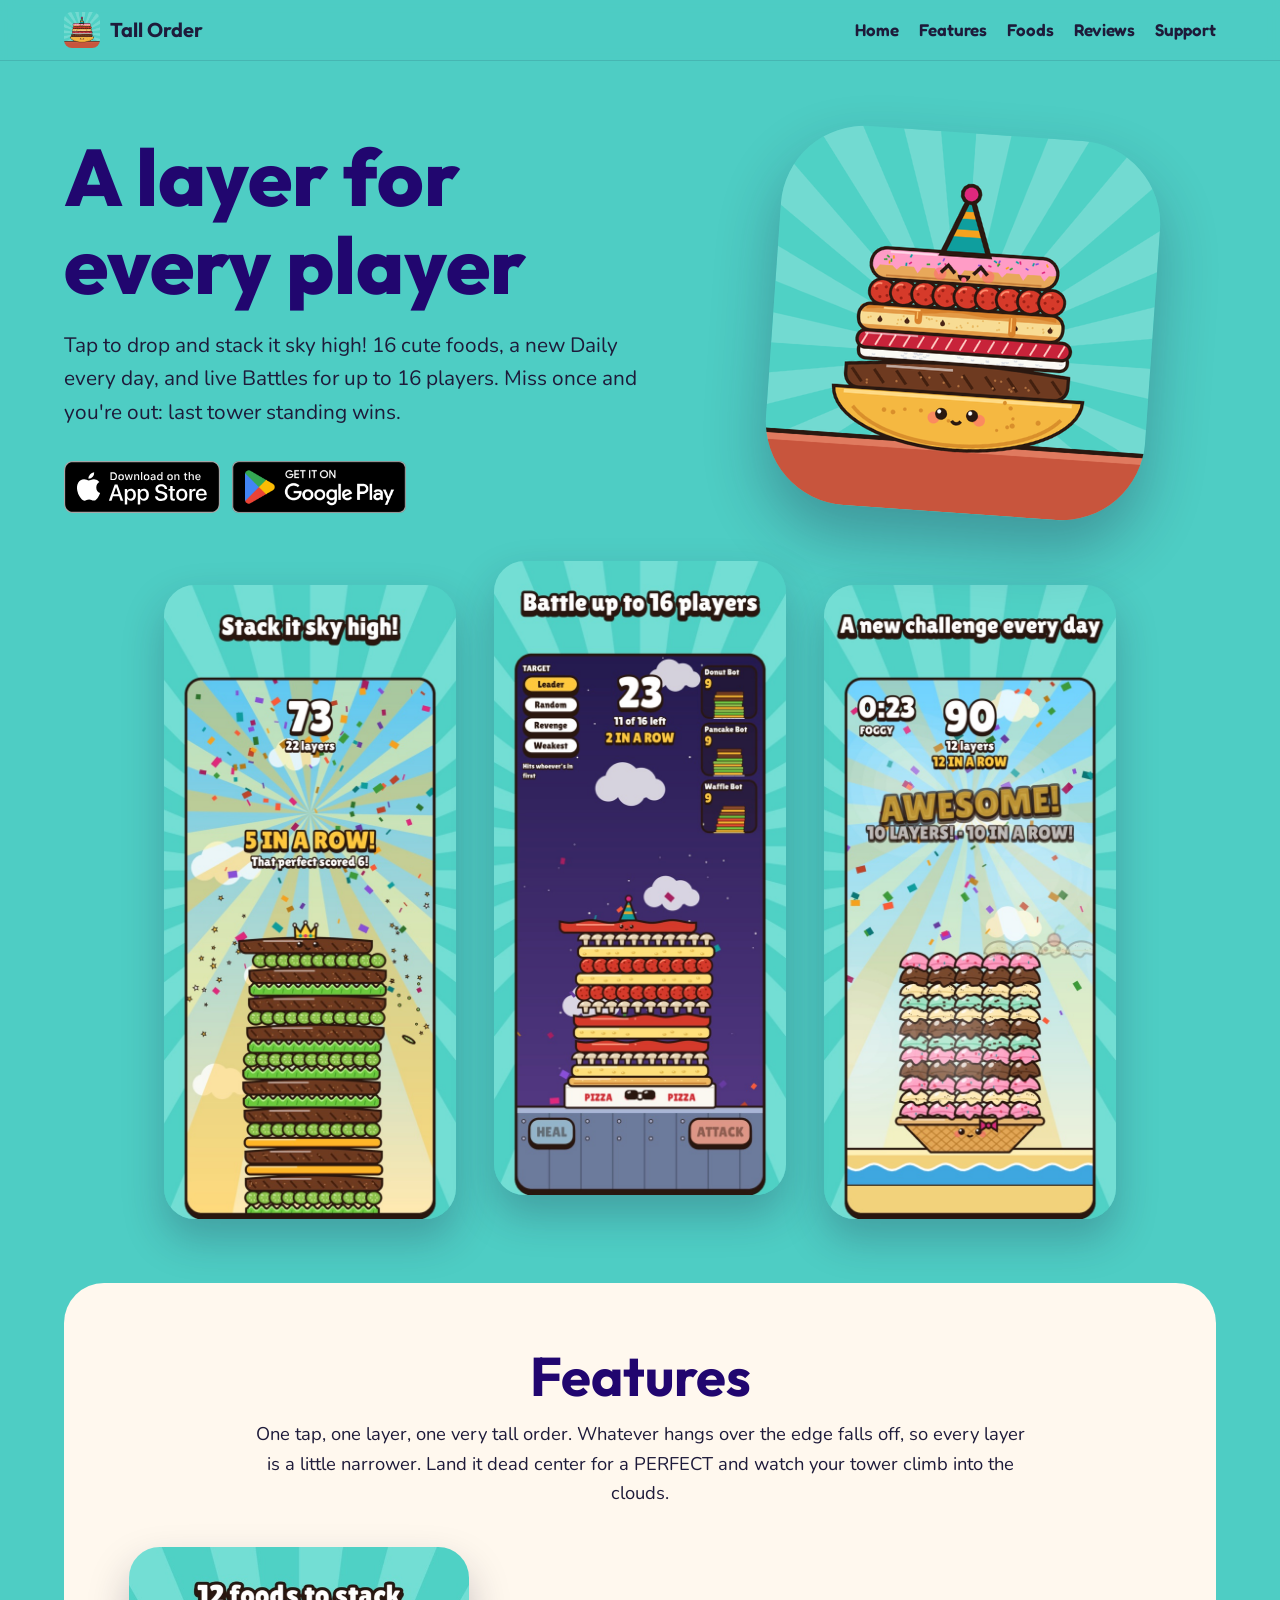
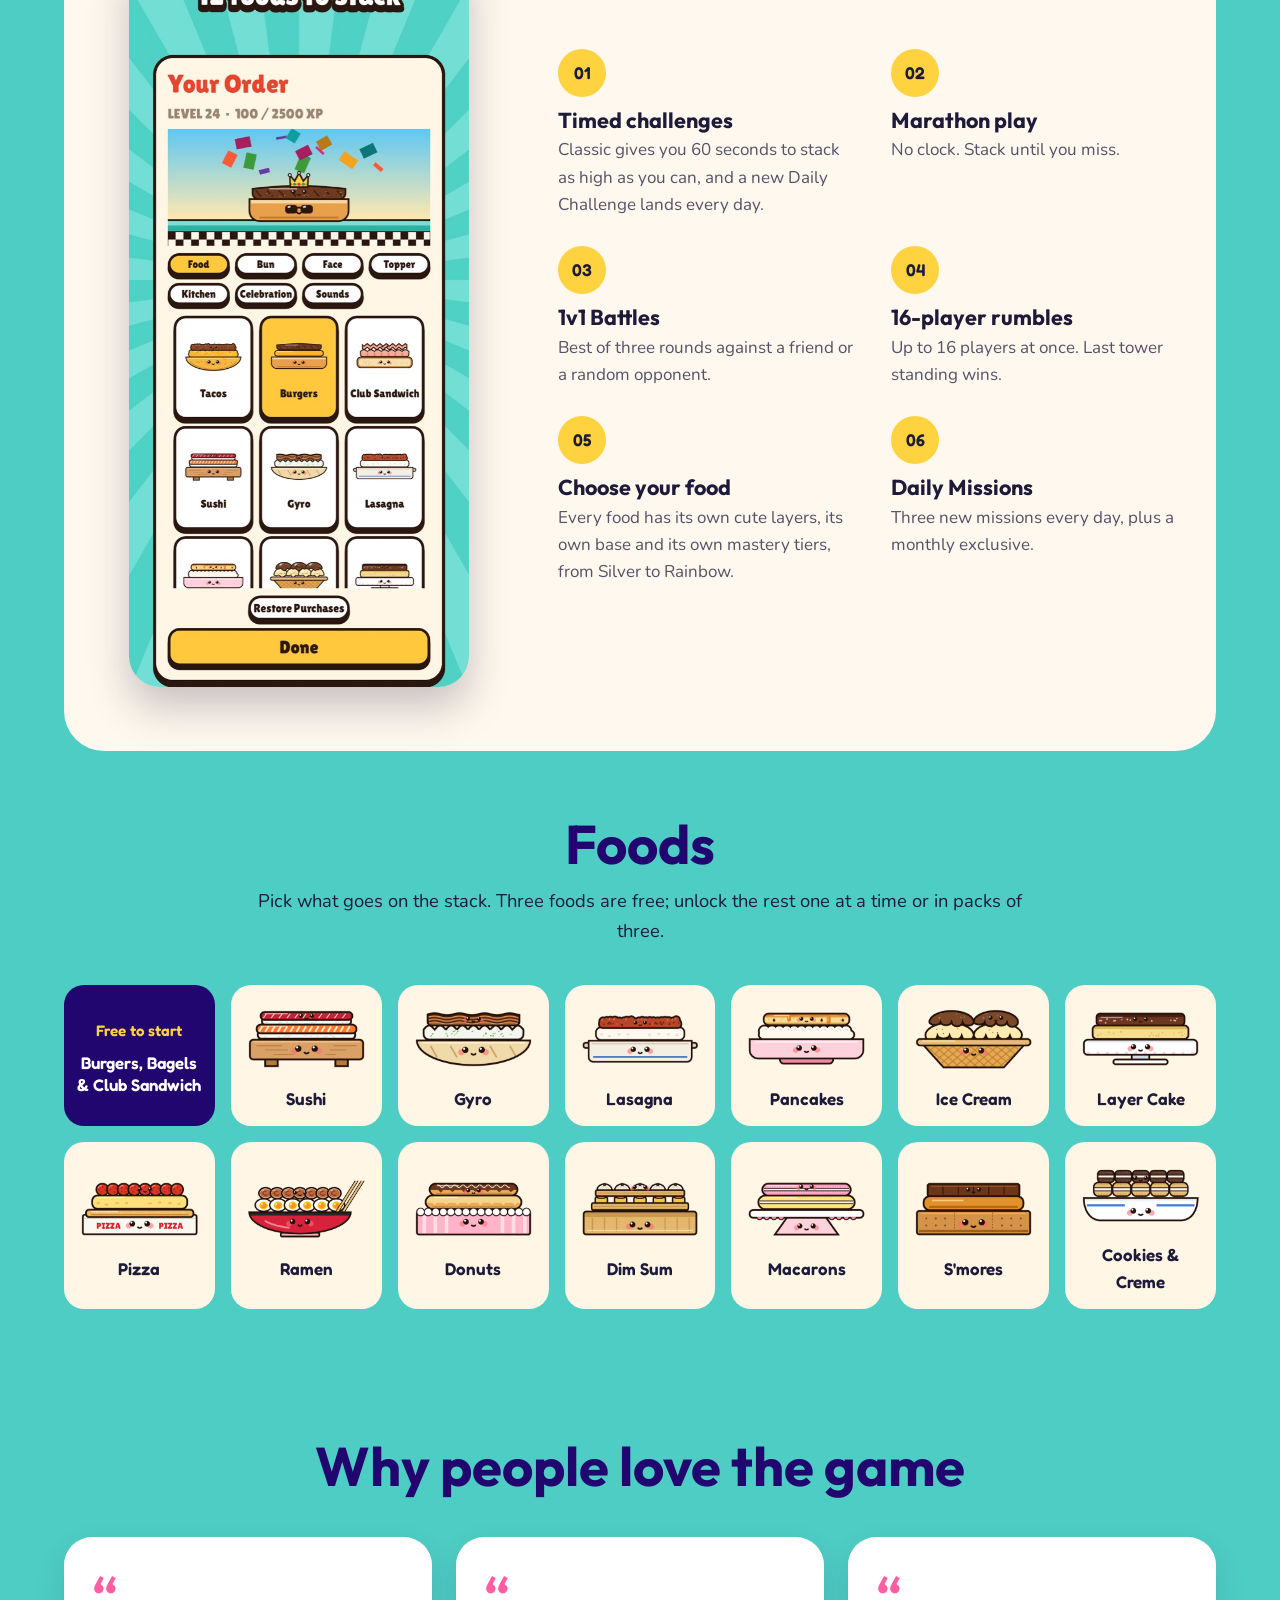
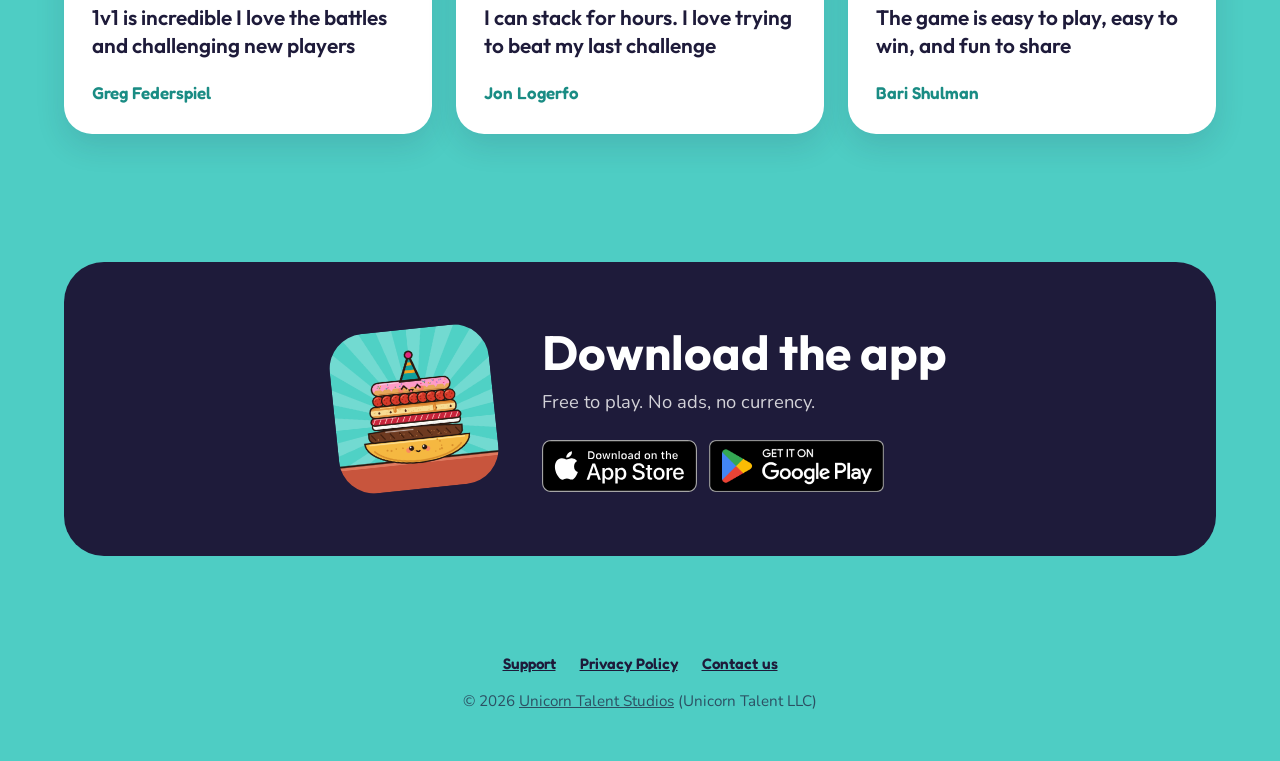
<file: tall-order/index.html>
<!doctype html>
<html lang="en">
<head>
<meta charset="utf-8">
<meta name="viewport" content="width=device-width, initial-scale=1">
<title>Tall Order</title>
<meta name="description" content="Tall Order: a cute food-stacking game for iPhone. 16 foods, a new Daily every day, and live Battles for up to 16 players.">
<link rel="preconnect" href="https://fonts.googleapis.com">
<link rel="preconnect" href="https://fonts.gstatic.com" crossorigin>
<link rel="stylesheet" href="https://fonts.googleapis.com/css2?family=Outfit:wght@100..900&family=Fredoka:wght@300..700&family=Nunito:wght@200..1000&display=swap">
<link rel="stylesheet" href="/brand.css">
<link rel="stylesheet" href="/tall-order/tall-order.css">
<link rel="icon" href="/tall-order/favicon.ico?v=2" sizes="any">
<link rel="apple-touch-icon" href="/tall-order/apple-touch-icon.png?v=2">
</head>
<body>
<header class="navbar">
  <div class="navbar-inner">
    <a class="game-mark" href="/tall-order/">
      <img src="/tall-order/icon.png" alt="">
      Tall Order
    </a>
    <nav class="nav-links">
      <a href="/">Home</a>
      <a href="#features">Features</a>
      <a href="#foods">Foods</a>
      <a href="#reviews">Reviews</a>
      <a href="/tall-order/support/">Support</a>
    </nav>
  </div>
</header>

<section class="hero">
  <div class="hero-copy">
    <h1>A layer for every player</h1>
    <p class="lead">Tap to drop and stack it sky high! 16 cute foods, a new Daily every day, and live
      Battles for up to 16 players. Miss once and you're out: last tower standing wins.</p>
    <div class="store-badges">
      <span class="store-badge" title="Coming soon"><img src="/img/badges/app-store.svg" alt="Download on the App Store"></span>
      <span class="store-badge" title="Coming soon"><img src="/img/badges/google-play.png" alt="Get it on Google Play"></span>
    </div>
  </div>
  <img class="hero-icon" src="/tall-order/icon.png" alt="Tall Order app icon">
</section>

<section class="shots" aria-label="Screenshots">
  <img src="/tall-order/img/tower.jpg" alt="Classic mode: a tower of matcha cake layers with a 5 in a row combo">
  <img src="/tall-order/img/rumble.jpg" alt="Rumble: a pizza tower battling up to 16 players">
  <img src="/tall-order/img/daily.jpg" alt="Daily Challenge: an ice cream tower on a foggy day">
</section>

<section id="features" class="section features">
  <div class="section-head">
    <h2>Features</h2>
    <p>One tap, one layer, one very tall order. Whatever hangs over the edge falls off, so every layer
      is a little narrower. Land it dead center for a PERFECT and watch your tower climb into the clouds.</p>
  </div>
  <div class="features-body">
    <img class="features-shot" src="/tall-order/img/foods.jpg" alt="Choosing a food to stack in the Your Order screen">
    <ol class="feature-list">
      <li><h3>Timed challenges</h3><p>Classic gives you 60 seconds to stack as high as you can, and a new Daily Challenge lands every day.</p></li>
      <li><h3>Marathon play</h3><p>No clock. Stack until you miss.</p></li>
      <li><h3>1v1 Battles</h3><p>Best of three rounds against a friend or a random opponent.</p></li>
      <li><h3>16-player rumbles</h3><p>Up to 16 players at once. Last tower standing wins.</p></li>
      <li><h3>Choose your food</h3><p>Every food has its own cute layers, its own base and its own mastery tiers, from Silver to Rainbow.</p></li>
      <li><h3>Daily Missions</h3><p>Three new missions every day, plus a monthly exclusive.</p></li>
    </ol>
  </div>
</section>

<section id="foods" class="section">
  <div class="section-head">
    <h2>Foods</h2>
    <p>Pick what goes on the stack. Three foods are free; unlock the rest one at a time or in packs of three.</p>
  </div>
  <ul class="food-grid">
    <li class="food food-free"><span class="food-free-label">Free to start</span><span class="food-free-names">Burgers, Bagels &amp; Club Sandwich</span></li>
    <li class="food"><img src="/tall-order/img/foods/sushi.png" alt=""><span>Sushi</span></li>
    <li class="food"><img src="/tall-order/img/foods/gyro.png" alt=""><span>Gyro</span></li>
    <li class="food"><img src="/tall-order/img/foods/lasagna.png" alt=""><span>Lasagna</span></li>
    <li class="food"><img src="/tall-order/img/foods/pancakes.png" alt=""><span>Pancakes</span></li>
    <li class="food"><img src="/tall-order/img/foods/icecream.png" alt=""><span>Ice Cream</span></li>
    <li class="food"><img src="/tall-order/img/foods/cake.png" alt=""><span>Layer Cake</span></li>
    <li class="food"><img src="/tall-order/img/foods/pizza.png" alt=""><span>Pizza</span></li>
    <li class="food"><img src="/tall-order/img/foods/ramen.png" alt=""><span>Ramen</span></li>
    <li class="food"><img src="/tall-order/img/foods/donuts.png" alt=""><span>Donuts</span></li>
    <li class="food"><img src="/tall-order/img/foods/dimsum.png" alt=""><span>Dim Sum</span></li>
    <li class="food"><img src="/tall-order/img/foods/macarons.png" alt=""><span>Macarons</span></li>
    <li class="food"><img src="/tall-order/img/foods/smores.png" alt=""><span>S'mores</span></li>
    <li class="food"><img src="/tall-order/img/foods/cookies.png" alt=""><span>Cookies &amp; Creme</span></li>
  </ul>
</section>

<section id="reviews" class="section">
  <div class="section-head">
    <h2>Why people love the game</h2>
  </div>
  <div class="quotes">
    <figure class="quote">
      <blockquote>1v1 is incredible I love the battles and challenging new players</blockquote>
      <figcaption>Greg Federspiel</figcaption>
    </figure>
    <figure class="quote">
      <blockquote>I can stack for hours. I love trying to beat my last challenge</blockquote>
      <figcaption>Jon Logerfo</figcaption>
    </figure>
    <figure class="quote">
      <blockquote>The game is easy to play, easy to win, and fun to share</blockquote>
      <figcaption>Bari Shulman</figcaption>
    </figure>
  </div>
</section>

<section class="section">
  <div class="cta">
    <img class="cta-icon" src="/tall-order/icon.png" alt="">
    <div>
      <h2>Download the app</h2>
      <p>Free to play. No ads, no currency.</p>
      <div class="store-badges">
        <span class="store-badge" title="Coming soon"><img src="/img/badges/app-store.svg" alt="Download on the App Store"></span>
        <span class="store-badge" title="Coming soon"><img src="/img/badges/google-play.png" alt="Get it on Google Play"></span>
      </div>
    </div>
  </div>
</section>

<footer class="site-footer">
  <nav>
    <a href="/tall-order/support/">Support</a>
    <a href="/tall-order/privacy/">Privacy Policy</a>
    <a href="mailto:support@unicorntalentstudios.com">Contact us</a>
  </nav>
  <p>© 2026 <a href="/">Unicorn Talent Studios</a> (Unicorn Talent LLC)</p>
</footer>
</body>
</html>
</file>
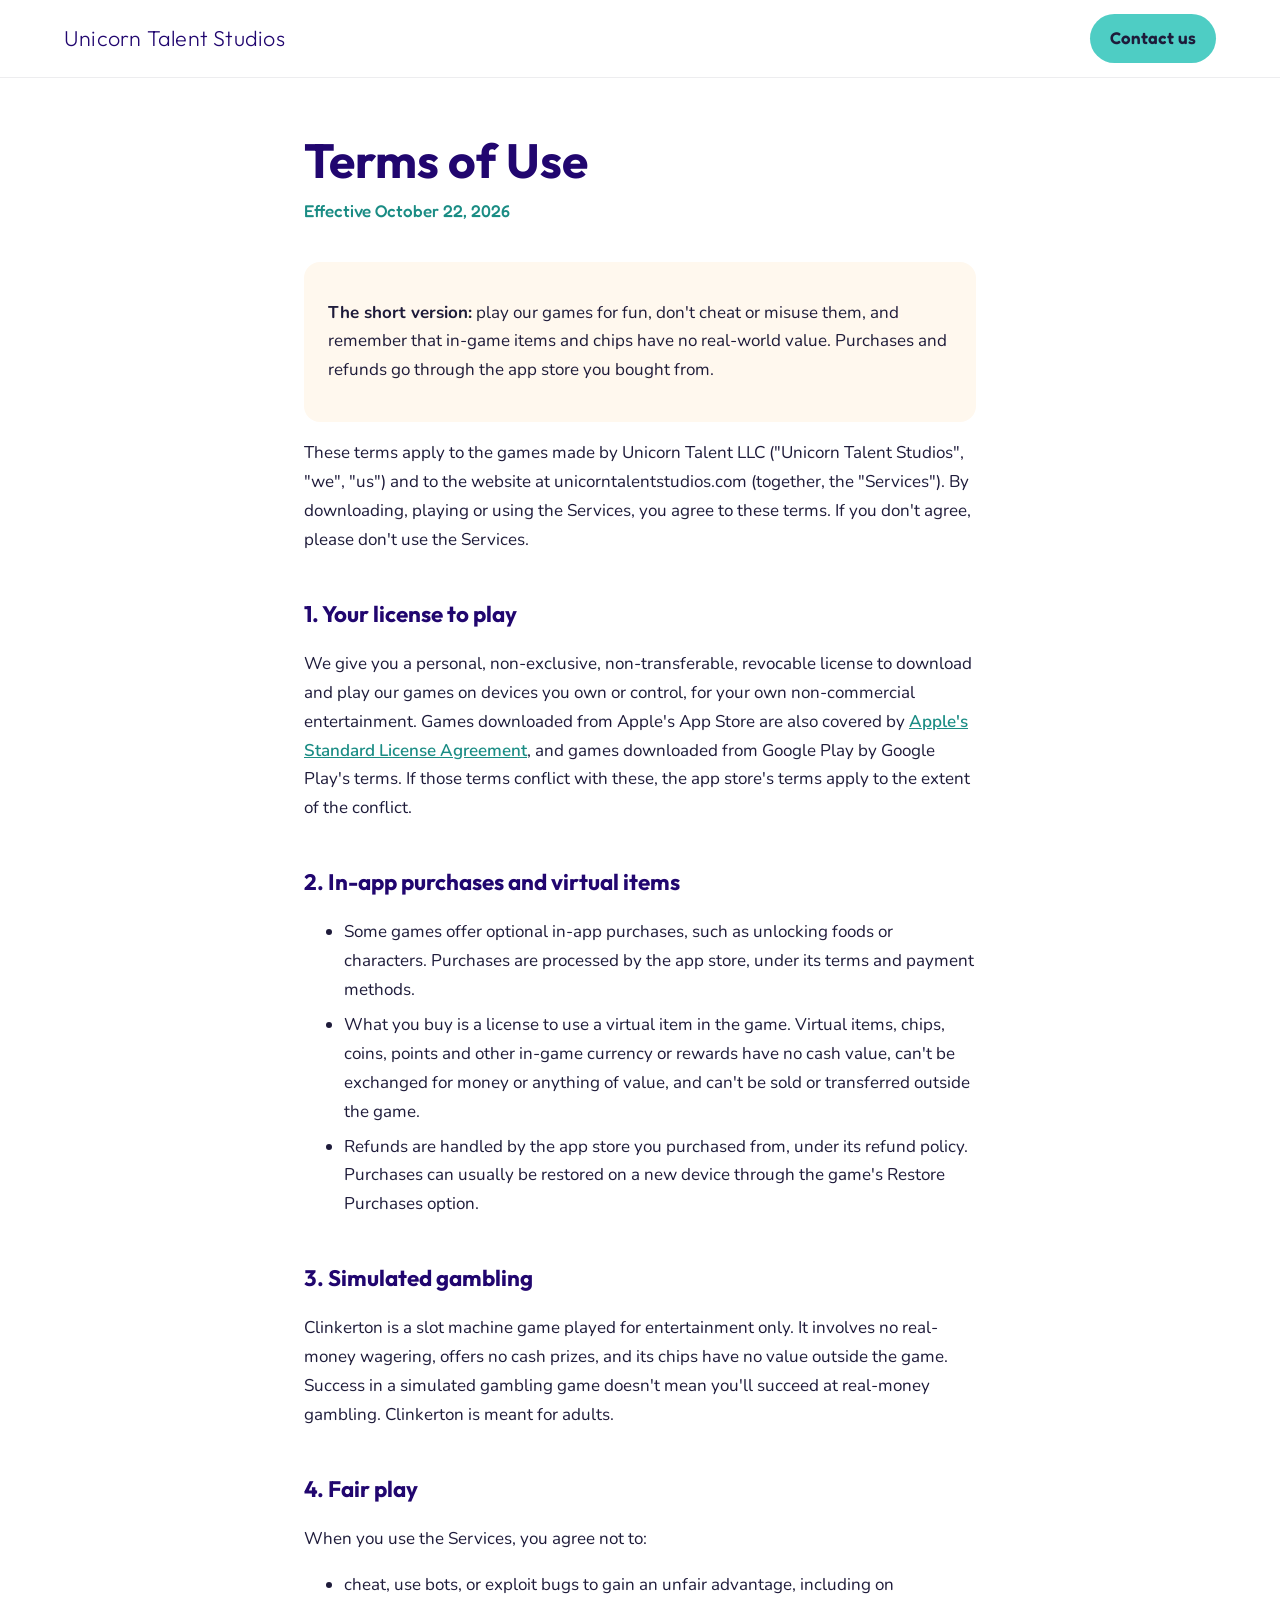
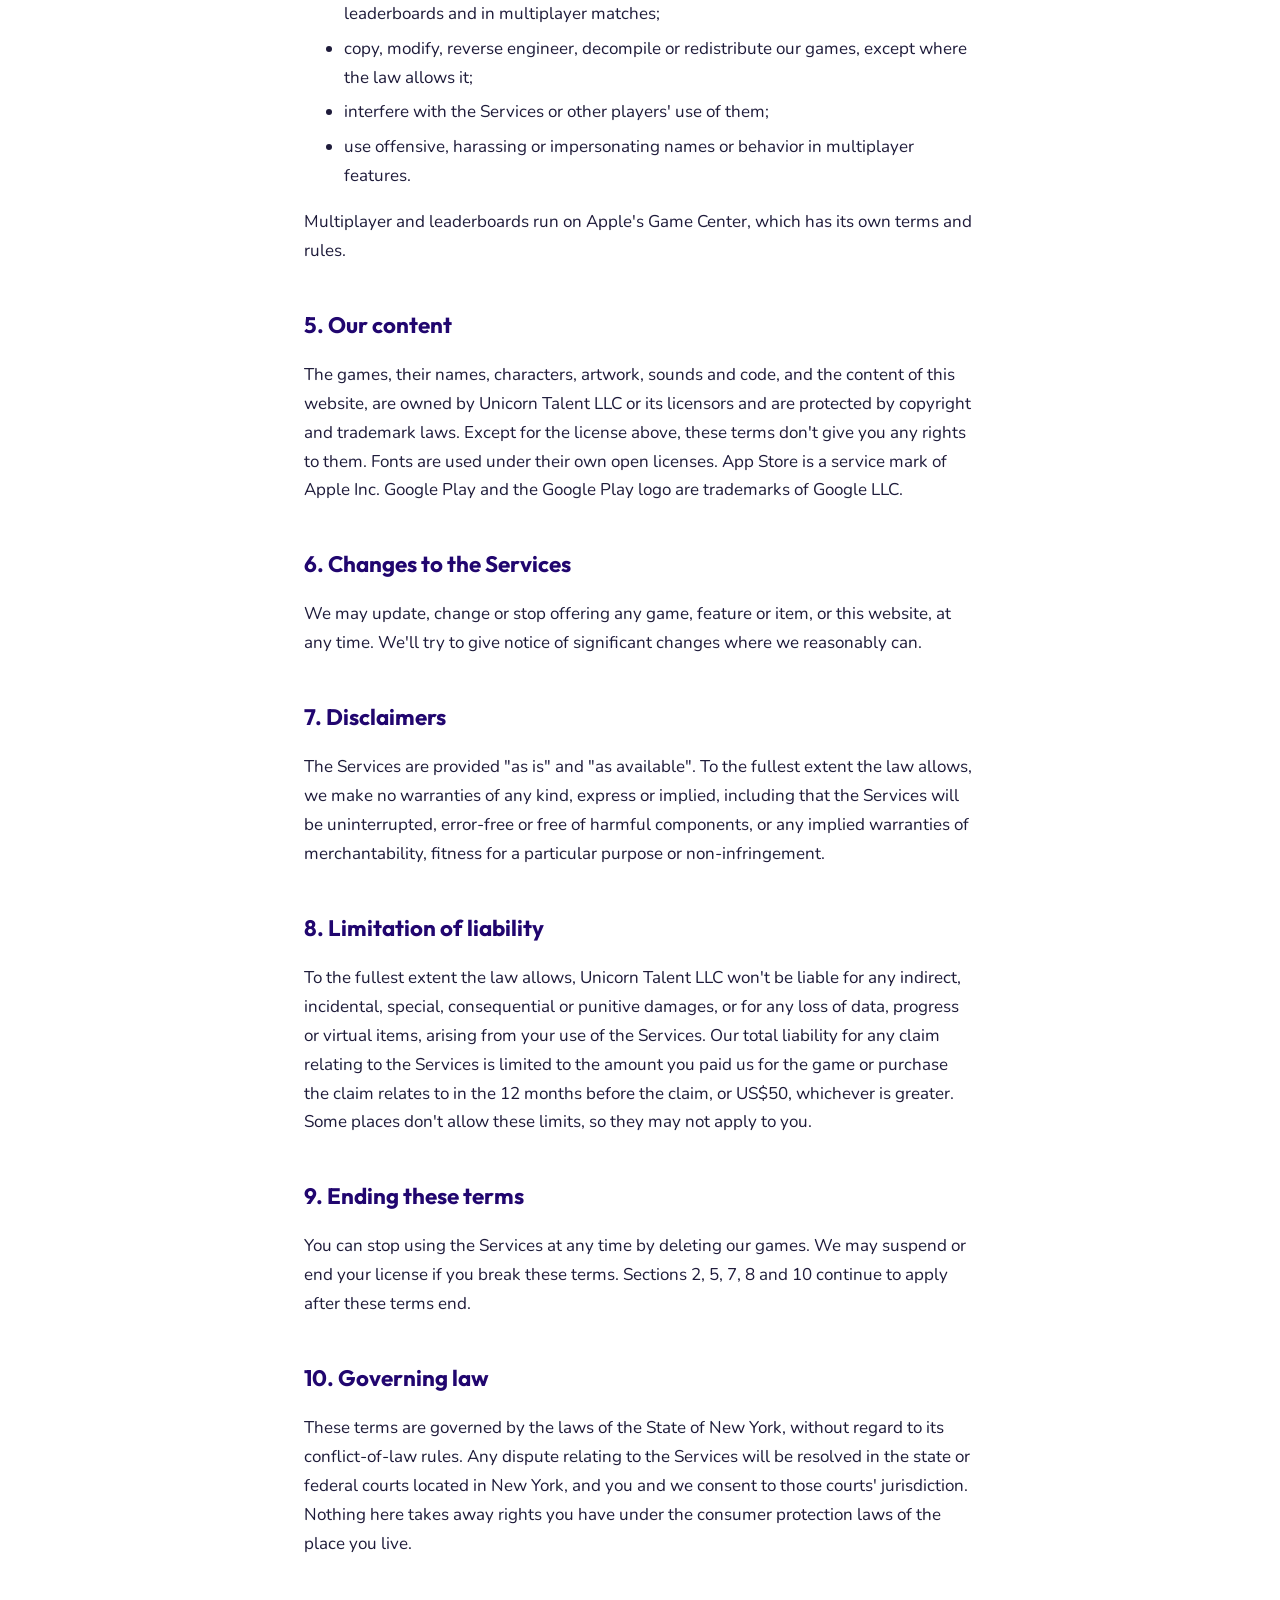
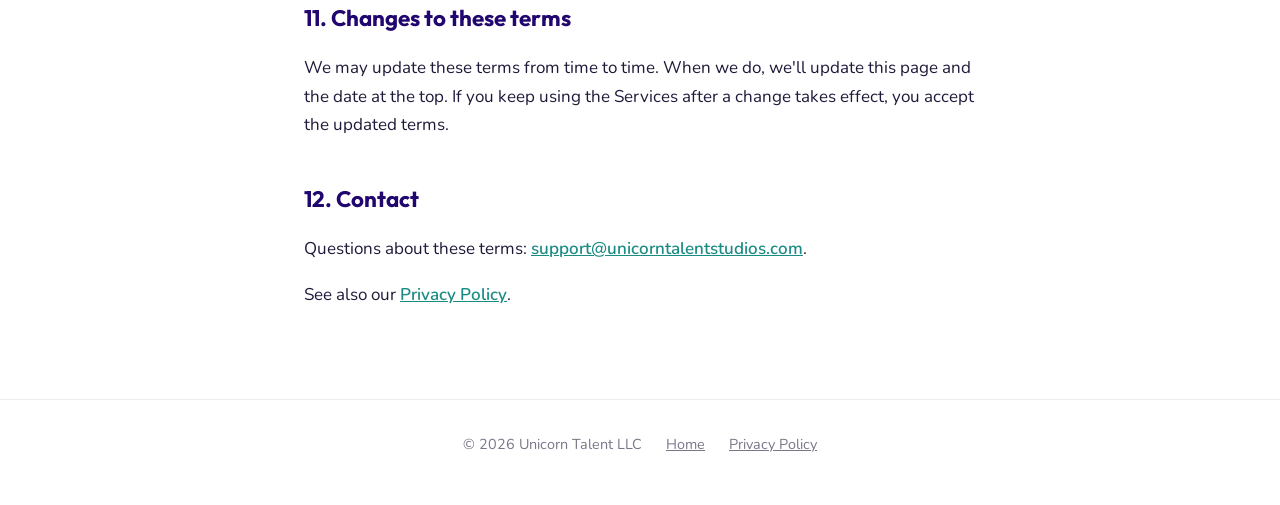
<file: terms-of-use/index.html>
<!doctype html>
<html lang="en">
<head>
<meta charset="utf-8">
<meta name="viewport" content="width=device-width, initial-scale=1">
<title>Terms of Use · Unicorn Talent Studios</title>
<meta name="description" content="The terms for using Unicorn Talent Studios' games and website.">
<link rel="preconnect" href="https://fonts.googleapis.com">
<link rel="preconnect" href="https://fonts.gstatic.com" crossorigin>
<link rel="stylesheet" href="https://fonts.googleapis.com/css2?family=Outfit:wght@100..900&family=Fredoka:wght@300..700&family=Nunito:wght@200..1000&display=swap">
<link rel="stylesheet" href="/brand.css">
<link rel="stylesheet" href="/legal.css">
<link rel="icon" href="/favicon.ico?v=2" sizes="any">
<link rel="apple-touch-icon" href="/apple-touch-icon.png?v=2">
</head>
<body>
<header class="navbar">
  <div class="navbar-inner">
    <a class="wordmark" href="/">Unicorn Talent Studios</a>
    <a class="btn btn-primary" href="mailto:support@unicorntalentstudios.com">Contact us</a>
  </div>
</header>

<main class="legal">
  <h1>Terms of Use</h1>
  <p class="effective">Effective October 22, 2026</p>

  <div class="summary">
    <p><strong>The short version:</strong> play our games for fun, don't cheat or misuse them, and remember that in-game items and chips have no real-world value. Purchases and refunds go through the app store you bought from.</p>
  </div>

  <p>These terms apply to the games made by Unicorn Talent LLC ("Unicorn Talent Studios", "we", "us") and to the website at unicorntalentstudios.com (together, the "Services"). By downloading, playing or using the Services, you agree to these terms. If you don't agree, please don't use the Services.</p>

  <h2>1. Your license to play</h2>
  <p>We give you a personal, non-exclusive, non-transferable, revocable license to download and play our games on devices you own or control, for your own non-commercial entertainment. Games downloaded from Apple's App Store are also covered by <a href="https://www.apple.com/legal/internet-services/itunes/dev/stdeula/">Apple's Standard License Agreement</a>, and games downloaded from Google Play by Google Play's terms. If those terms conflict with these, the app store's terms apply to the extent of the conflict.</p>

  <h2>2. In-app purchases and virtual items</h2>
  <ul>
    <li>Some games offer optional in-app purchases, such as unlocking foods or characters. Purchases are processed by the app store, under its terms and payment methods.</li>
    <li>What you buy is a license to use a virtual item in the game. Virtual items, chips, coins, points and other in-game currency or rewards have no cash value, can't be exchanged for money or anything of value, and can't be sold or transferred outside the game.</li>
    <li>Refunds are handled by the app store you purchased from, under its refund policy. Purchases can usually be restored on a new device through the game's Restore Purchases option.</li>
  </ul>

  <h2>3. Simulated gambling</h2>
  <p>Clinkerton is a slot machine game played for entertainment only. It involves no real-money wagering, offers no cash prizes, and its chips have no value outside the game. Success in a simulated gambling game doesn't mean you'll succeed at real-money gambling. Clinkerton is meant for adults.</p>

  <h2>4. Fair play</h2>
  <p>When you use the Services, you agree not to:</p>
  <ul>
    <li>cheat, use bots, or exploit bugs to gain an unfair advantage, including on leaderboards and in multiplayer matches;</li>
    <li>copy, modify, reverse engineer, decompile or redistribute our games, except where the law allows it;</li>
    <li>interfere with the Services or other players' use of them;</li>
    <li>use offensive, harassing or impersonating names or behavior in multiplayer features.</li>
  </ul>
  <p>Multiplayer and leaderboards run on Apple's Game Center, which has its own terms and rules.</p>

  <h2>5. Our content</h2>
  <p>The games, their names, characters, artwork, sounds and code, and the content of this website, are owned by Unicorn Talent LLC or its licensors and are protected by copyright and trademark laws. Except for the license above, these terms don't give you any rights to them. Fonts are used under their own open licenses. App Store is a service mark of Apple Inc. Google Play and the Google Play logo are trademarks of Google LLC.</p>

  <h2>6. Changes to the Services</h2>
  <p>We may update, change or stop offering any game, feature or item, or this website, at any time. We'll try to give notice of significant changes where we reasonably can.</p>

  <h2>7. Disclaimers</h2>
  <p>The Services are provided "as is" and "as available". To the fullest extent the law allows, we make no warranties of any kind, express or implied, including that the Services will be uninterrupted, error-free or free of harmful components, or any implied warranties of merchantability, fitness for a particular purpose or non-infringement.</p>

  <h2>8. Limitation of liability</h2>
  <p>To the fullest extent the law allows, Unicorn Talent LLC won't be liable for any indirect, incidental, special, consequential or punitive damages, or for any loss of data, progress or virtual items, arising from your use of the Services. Our total liability for any claim relating to the Services is limited to the amount you paid us for the game or purchase the claim relates to in the 12 months before the claim, or US$50, whichever is greater. Some places don't allow these limits, so they may not apply to you.</p>

  <h2>9. Ending these terms</h2>
  <p>You can stop using the Services at any time by deleting our games. We may suspend or end your license if you break these terms. Sections 2, 5, 7, 8 and 10 continue to apply after these terms end.</p>

  <h2>10. Governing law</h2>
  <p>These terms are governed by the laws of the State of New York, without regard to its conflict-of-law rules. Any dispute relating to the Services will be resolved in the state or federal courts located in New York, and you and we consent to those courts' jurisdiction. Nothing here takes away rights you have under the consumer protection laws of the place you live.</p>

  <h2>11. Changes to these terms</h2>
  <p>We may update these terms from time to time. When we do, we'll update this page and the date at the top. If you keep using the Services after a change takes effect, you accept the updated terms.</p>

  <h2>12. Contact</h2>
  <p>Questions about these terms: <a href="mailto:support@unicorntalentstudios.com">support@unicorntalentstudios.com</a>.</p>

  <p>See also our <a href="/privacy-policy/">Privacy Policy</a>.</p>
</main>

<footer class="legal-footer">
  <span>© 2026 Unicorn Talent LLC</span>
  <a href="/">Home</a>
  <a href="/privacy-policy/">Privacy Policy</a>
</footer>
</body>
</html>
</file>
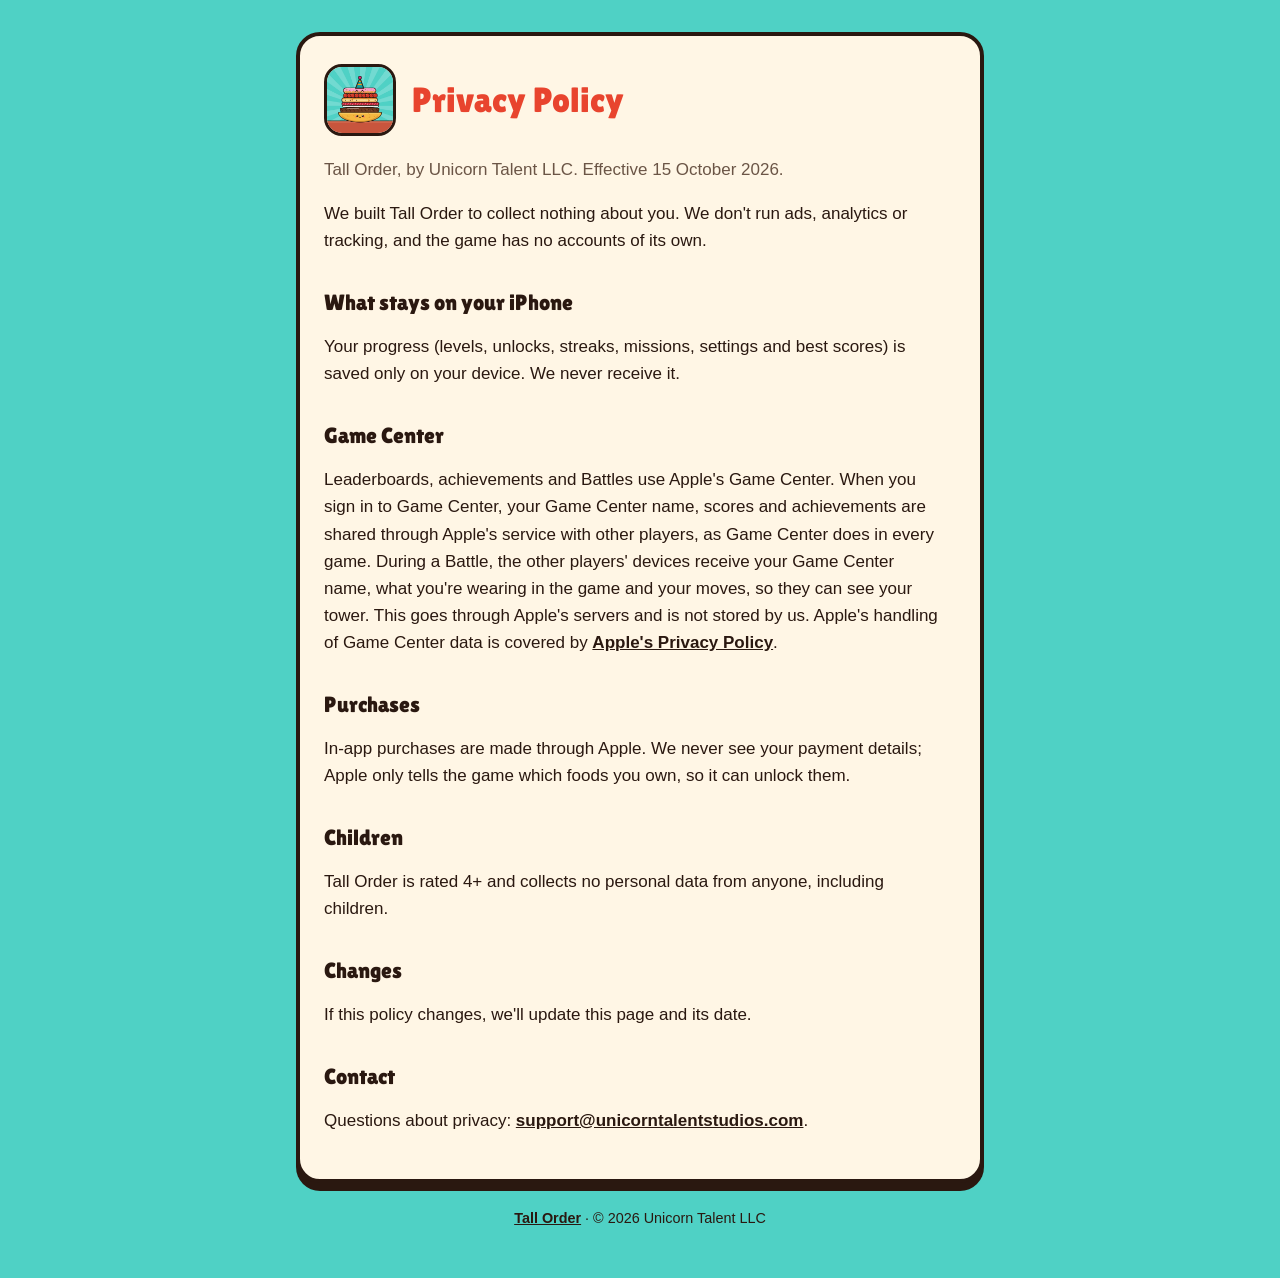
<file: tall-order/privacy/index.html>
<!doctype html>
<html lang="en">
<head>
<meta charset="utf-8">
<meta name="viewport" content="width=device-width, initial-scale=1">
<title>Tall Order Privacy Policy</title>
<meta name="description" content="Tall Order's privacy policy: the game collects no personal data.">
<link rel="preconnect" href="https://fonts.googleapis.com">
<link rel="stylesheet" href="https://fonts.googleapis.com/css2?family=Lilita+One&display=swap">
<link rel="stylesheet" href="/style.css">
<link rel="icon" href="/tall-order/favicon.ico?v=2" sizes="any">
<link rel="apple-touch-icon" href="/tall-order/apple-touch-icon.png?v=2">
</head>
<body>
<main class="page">
  <div class="card">
    <header class="brand">
      <img src="/tall-order/icon.png" alt="Tall Order app icon">
      <h1>Privacy Policy</h1>
    </header>
    <p class="muted">Tall Order, by Unicorn Talent LLC. Effective 15 October 2026.</p>

    <p>We built Tall Order to collect nothing about you. We don't run ads, analytics or tracking,
      and the game has no accounts of its own.</p>

    <h2>What stays on your iPhone</h2>
    <p>Your progress (levels, unlocks, streaks, missions, settings and best scores) is saved only
      on your device. We never receive it.</p>

    <h2>Game Center</h2>
    <p>Leaderboards, achievements and Battles use Apple's Game Center. When you sign in to Game
      Center, your Game Center name, scores and achievements are shared through Apple's service
      with other players, as Game Center does in every game. During a Battle, the other players'
      devices receive your Game Center name, what you're wearing in the game and your moves, so
      they can see your tower. This goes through Apple's servers and is not stored by us. Apple's
      handling of Game Center data is covered by
      <a href="https://www.apple.com/legal/privacy/">Apple's Privacy Policy</a>.</p>

    <h2>Purchases</h2>
    <p>In-app purchases are made through Apple. We never see your payment details; Apple only tells
      the game which foods you own, so it can unlock them.</p>

    <h2>Children</h2>
    <p>Tall Order is rated 4+ and collects no personal data from anyone, including children.</p>

    <h2>Changes</h2>
    <p>If this policy changes, we'll update this page and its date.</p>

    <h2>Contact</h2>
    <p>Questions about privacy: <a href="mailto:support@unicorntalentstudios.com">support@unicorntalentstudios.com</a>.</p>
  </div>
  <footer><a href="/tall-order/">Tall Order</a> · © 2026 Unicorn Talent LLC</footer>
</main>
</body>
</html>
</file>
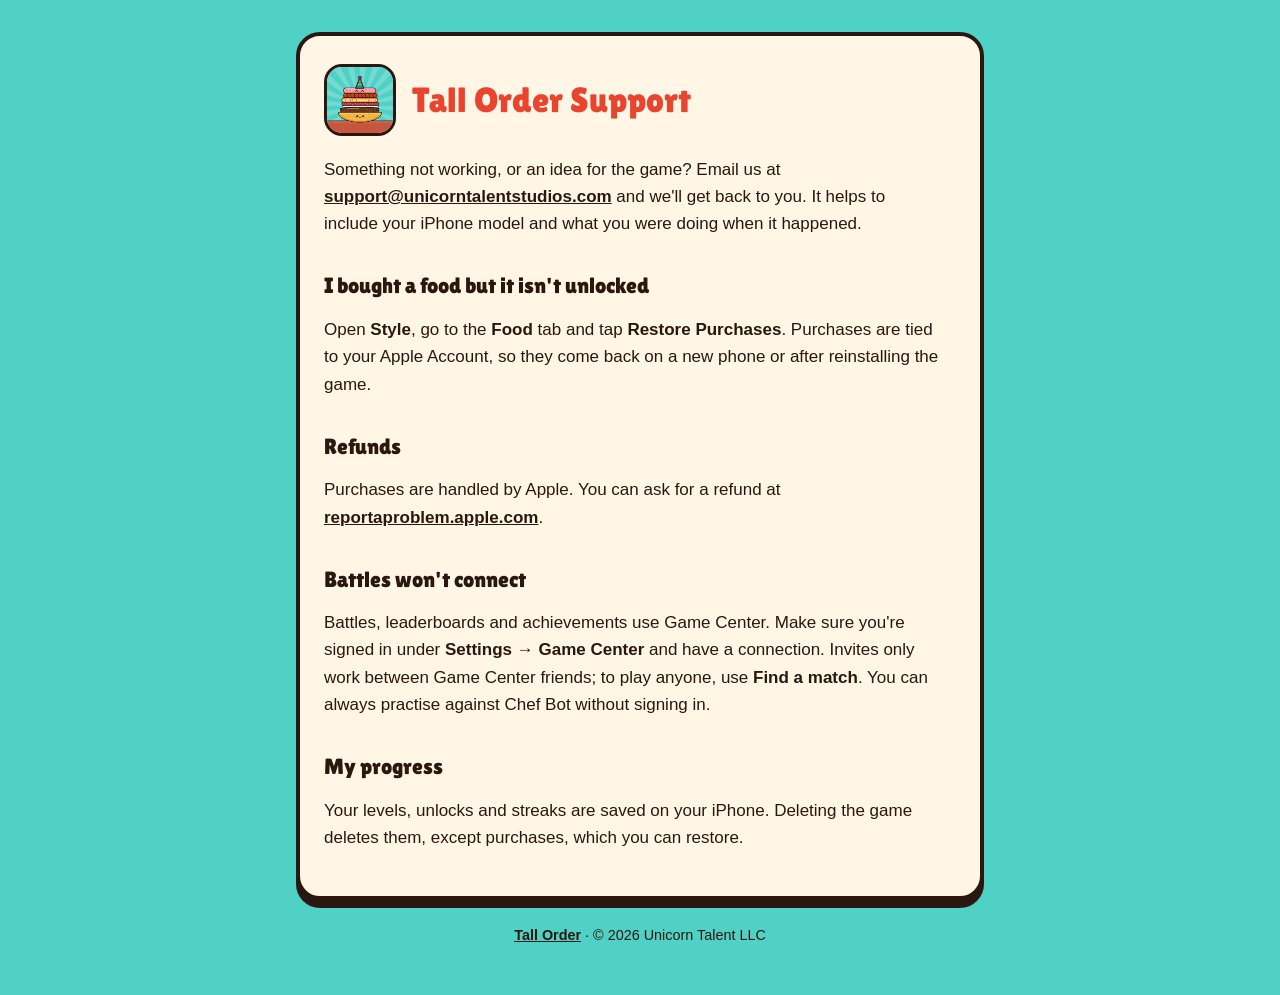
<file: tall-order/support/index.html>
<!doctype html>
<html lang="en">
<head>
<meta charset="utf-8">
<meta name="viewport" content="width=device-width, initial-scale=1">
<title>Tall Order Support</title>
<meta name="description" content="Help with Tall Order: purchases, Battles, Game Center and contacting us.">
<link rel="preconnect" href="https://fonts.googleapis.com">
<link rel="stylesheet" href="https://fonts.googleapis.com/css2?family=Lilita+One&display=swap">
<link rel="stylesheet" href="/style.css">
<link rel="icon" href="/tall-order/favicon.ico?v=2" sizes="any">
<link rel="apple-touch-icon" href="/tall-order/apple-touch-icon.png?v=2">
</head>
<body>
<main class="page">
  <div class="card">
    <header class="brand">
      <img src="/tall-order/icon.png" alt="Tall Order app icon">
      <h1>Tall Order Support</h1>
    </header>
    <p>Something not working, or an idea for the game? Email us at
      <a href="mailto:support@unicorntalentstudios.com">support@unicorntalentstudios.com</a> and we'll get back to you. It helps to
      include your iPhone model and what you were doing when it happened.</p>

    <h2>I bought a food but it isn't unlocked</h2>
    <p>Open <strong>Style</strong>, go to the <strong>Food</strong> tab and tap
      <strong>Restore Purchases</strong>. Purchases are tied to your Apple Account, so they come
      back on a new phone or after reinstalling the game.</p>

    <h2>Refunds</h2>
    <p>Purchases are handled by Apple. You can ask for a refund at
      <a href="https://reportaproblem.apple.com">reportaproblem.apple.com</a>.</p>

    <h2>Battles won't connect</h2>
    <p>Battles, leaderboards and achievements use Game Center. Make sure you're signed in under
      <strong>Settings → Game Center</strong> and have a connection. Invites only work between
      Game Center friends; to play anyone, use <strong>Find a match</strong>. You can always
      practise against Chef Bot without signing in.</p>

    <h2>My progress</h2>
    <p>Your levels, unlocks and streaks are saved on your iPhone. Deleting the game deletes them,
      except purchases, which you can restore.</p>
  </div>
  <footer><a href="/tall-order/">Tall Order</a> · © 2026 Unicorn Talent LLC</footer>
</main>
</body>
</html>
</file>
<file: brand.css>
:root {
  --uts-primary: #4ECDC4;
  --uts-primary-dark: #1A8C84;
  --uts-logo: #21066F;
  --uts-accent-pink: #FF5FA2;
  --uts-accent-violet: #7B5CFF;
  --uts-reward: #FFD23F;
  --uts-midnight: #1E1B3A;
  --uts-cream: #FFF8EE;

  --uts-font-logo: 'Outfit', system-ui, sans-serif;
  --uts-font-headline: 'Outfit', system-ui, sans-serif;
  --uts-font-ui: 'Fredoka', system-ui, sans-serif;
  --uts-font-body: 'Nunito', system-ui, sans-serif;
}
* { box-sizing: border-box; }
html { scroll-behavior: smooth; }

.btn {
  font-family: var(--uts-font-ui);
  font-weight: 600;
  border-radius: 999px;
  padding: 10px 20px;
  text-decoration: none;
  white-space: nowrap;
  transition: background-color 150ms ease;
}
.btn-primary { background: var(--uts-primary); color: var(--uts-midnight); }
.btn-primary:hover { background: var(--uts-primary-dark); color: #fff; }
.btn-large { padding: 14px 32px; font-size: 1.15rem; }
</file>
<file: home.css>
body {
  margin: 0;
  background: #fff;
  color: var(--uts-midnight);
  font: 400 17px/1.6 var(--uts-font-body);
}

.navbar {
  position: sticky;
  top: 0;
  z-index: 10;
  background: rgb(255 255 255 / 0.92);
  backdrop-filter: blur(8px);
  border-bottom: 1px solid rgb(30 27 58 / 0.08);
}
.navbar-inner {
  display: flex;
  align-items: center;
  justify-content: space-between;
  gap: 16px;
  max-width: 1200px;
  margin: 0 auto;
  padding: 14px 24px;
}
.wordmark {
  font-family: var(--uts-font-logo);
  font-weight: 260;
  letter-spacing: 0.01em;
  font-size: 1.35rem;
  color: var(--uts-logo);
  text-decoration: none;
}

.hero {
  display: flex;
  flex-direction: column;
  align-items: center;
  justify-content: center;
  min-height: calc(100svh - 70px);
  padding: 48px 24px;
  text-align: center;
}
.hero-logo { width: min(980px, 92%, 100svh); height: auto; }
.hero-tagline {
  margin: clamp(24px, 4vh, 48px) 0 0;
  font-family: var(--uts-font-headline);
  font-weight: 700;
  font-size: clamp(2rem, 6vw, 4.5rem);
  line-height: 1.1;
  letter-spacing: -0.01em;
  color: var(--uts-logo);
  text-wrap: balance;
}
.hero-intro {
  max-width: 36ch;
  margin: 16px 0 clamp(28px, 5vh, 48px);
  font-size: clamp(1.1rem, 2vw, 1.35rem);
  color: rgb(30 27 58 / 0.7);
  text-wrap: balance;
}
.games { scroll-margin-top: 80px; }

.games {
  display: grid;
  grid-template-columns: 1fr;
  gap: 56px 32px;
  max-width: 1200px;
  margin: 0 auto;
  padding: 24px 24px 80px;
}
@media (min-width: 720px) {
  .games { grid-template-columns: 1fr 1fr; }
}
.game { color: inherit; text-decoration: none; }
.game-art {
  display: grid;
  place-items: center;
  aspect-ratio: 16 / 9;
  overflow: hidden;
  border-radius: 20px;
  background: radial-gradient(circle at 50% 40%, rgb(255 255 255 / 0.25), transparent 65%), var(--game-bg);
}
.game-art img {
  width: 42%;
  height: auto;
  border-radius: 22%;
  box-shadow: 0 16px 40px rgb(0 0 0 / 0.3);
  transition: transform 250ms ease;
}
a.game:hover .game-art img { transform: scale(1.06) rotate(-3deg); }
.game-art-placeholder {
  font-family: var(--uts-font-headline);
  font-weight: 800;
  font-size: 7rem;
  color: rgb(255 255 255 / 0.85);
}
.game-tagline {
  margin: 18px 0 2px;
  font-family: var(--uts-font-ui);
  font-weight: 500;
  color: var(--uts-primary-dark);
}
.game-name {
  margin: 0;
  font-family: var(--uts-font-headline);
  font-weight: 700;
  font-size: 1.9rem;
  line-height: 1.15;
}
a.game:hover .game-name { text-decoration: underline; text-decoration-thickness: 3px; text-underline-offset: 4px; }
.soon {
  display: inline-block;
  vertical-align: middle;
  margin-left: 8px;
  padding: 2px 12px;
  border-radius: 999px;
  background: var(--uts-cream);
  font-family: var(--uts-font-ui);
  font-weight: 600;
  font-size: 0.85rem;
  color: var(--uts-accent-violet);
}

.game-tall-order { --game-bg: var(--uts-primary); }
.game-clinkerton { --game-bg: #3a1c14; }
.game-jinx-jumper { --game-bg: #2b1f4d; }
.game-pier-pressure { --game-bg: var(--uts-primary-dark); }

.site-footer {
  display: flex;
  flex-wrap: wrap;
  justify-content: center;
  gap: 8px 24px;
  padding: 32px 24px 48px;
  border-top: 1px solid rgb(30 27 58 / 0.08);
  font-size: 0.9rem;
  color: rgb(30 27 58 / 0.6);
}
.site-footer a { color: inherit; }
.site-footer a:hover { color: var(--uts-logo); }

.showcase { max-width: 1200px; margin: 0 auto; padding: 24px 24px 80px; }
.showcase-heading {
  margin: 0 0 28px;
  text-align: center;
  font-family: var(--uts-font-headline);
  font-weight: 700;
  font-size: clamp(2rem, 4.5vw, 3rem);
  color: var(--uts-logo);
}
.showcase-viewport { overflow: hidden; border-radius: 28px; touch-action: pan-y; }
.showcase-track { display: flex; transition: transform 600ms cubic-bezier(0.65, 0, 0.35, 1); }
@media (prefers-reduced-motion: reduce) { .showcase-track { transition: none; } }

.slide {
  flex: 0 0 100%;
  display: grid;
  grid-template-columns: 1fr;
  align-items: center;
  justify-items: center;
  gap: 32px;
  min-height: 560px;
  padding: clamp(32px, 6vw, 64px);
  text-align: center;
}
@media (min-width: 820px) {
  .slide { grid-template-columns: 1.2fr 1fr; justify-items: start; text-align: left; }
  .slide-phone { justify-self: center; }
}
.slide-eyebrow { margin: 0 0 10px; font-size: 1rem; font-weight: 700; letter-spacing: 0.06em; text-transform: uppercase; }
.slide-title { margin: 0; font-size: clamp(2.2rem, 5vw, 3.6rem); line-height: 1.05; text-wrap: balance; }
.slide-text { max-width: 26em; margin: 16px 0 28px; font-size: 1.15rem; }
.slide-btn { display: inline-block; padding: 12px 28px; border-radius: 999px; font-weight: 700; text-decoration: none; }
.slide-phone {
  width: min(270px, 64vw);
  padding: 10px;
  border-radius: 40px;
}
.slide-phone video { display: block; width: 100%; aspect-ratio: 400 / 866; object-fit: cover; border-radius: 30px; }

.slide-tall-order { background: var(--uts-primary); color: var(--uts-midnight); font-family: var(--uts-font-body); }
.slide-tall-order .slide-eyebrow { font-family: var(--uts-font-ui); color: var(--uts-primary-dark); }
.slide-tall-order .slide-title { font-family: var(--uts-font-headline); font-weight: 800; color: var(--uts-logo); }
.slide-tall-order .slide-btn { background: var(--uts-reward); color: var(--uts-midnight); font-family: var(--uts-font-ui); }
.slide-tall-order .slide-phone { background: #fff; box-shadow: 0 24px 48px rgb(30 27 58 / 0.3); }

.slide-clinkerton {
  background: radial-gradient(ellipse 90% 70% at 30% 0%, #3a2418, transparent 70%), #140c08;
  color: #e8c9a8;
  font-family: 'Jersey 10', system-ui, sans-serif;
}
.slide-clinkerton .slide-eyebrow { font-family: 'Share Tech Mono', ui-monospace, monospace; font-weight: 400; color: #ff9a3d; }
.slide-clinkerton .slide-title { font-family: 'Rye', Georgia, serif; font-weight: 400; color: #ffcf6b; text-shadow: 0 4px 0 #6b3f24, 0 0 40px rgb(255 154 61 / 0.35); }
.slide-clinkerton .slide-text { font-size: 1.45rem; line-height: 1.3; }
.slide-clinkerton .slide-btn { background: #e0a878; color: #2a140a; font-family: 'Rye', Georgia, serif; font-weight: 400; }
.slide-clinkerton .slide-phone { background: linear-gradient(#3d2418, #1e110a); border: 3px solid #e0a878; box-shadow: 0 0 0 5px #6b3f24, 0 24px 60px rgb(255 154 61 / 0.25); }

.slide-jinx-jumper {
  background: url("/jinx-jumper/img/night-street.svg") center bottom / max(100%, 900px) auto no-repeat, #1d1336;
  color: #f4e9ff;
  font-family: 'Nunito', system-ui, sans-serif;
}
.slide-jinx-jumper .slide-eyebrow { font-family: 'Lilita One', system-ui, sans-serif; font-weight: 400; color: #ffcc3d; }
.slide-jinx-jumper .slide-title { font-family: 'Lilita One', system-ui, sans-serif; font-weight: 400; color: #fff4e0; -webkit-text-stroke: 0.12em #2a1838; paint-order: stroke fill; text-shadow: 0 6px 0 #2a1838; }
.slide-jinx-jumper .slide-text { text-shadow: 0 2px 8px #1d1336; }
.slide-jinx-jumper .slide-btn { background: #ffcc3d; color: #2a1838; border: 3px solid #2a1838; box-shadow: 0 5px 0 #2a1838; font-family: 'Lilita One', system-ui, sans-serif; font-weight: 400; }
.slide-jinx-jumper .slide-phone { background: #2a1838; border: 4px solid #2a1838; box-shadow: 0 8px 0 #2a1838, 0 0 80px rgb(255 241 199 / 0.3); }
.slide-jinx-jumper .slide-phone video { aspect-ratio: 400 / 710; }

.showcase-controls { display: flex; align-items: center; justify-content: center; gap: 20px; margin-top: 20px; }
.showcase-arrow {
  width: 44px;
  height: 44px;
  border: 0;
  border-radius: 50%;
  background: var(--uts-cream);
  color: var(--uts-logo);
  font-size: 1.6rem;
  line-height: 1;
  cursor: pointer;
}
.showcase-arrow:hover { background: var(--uts-primary); }
.showcase-dots { display: flex; gap: 10px; }
.showcase-dots button {
  width: 12px;
  height: 12px;
  padding: 0;
  border: 0;
  border-radius: 999px;
  background: rgb(33 6 111 / 0.2);
  cursor: pointer;
  transition: width 200ms ease, background-color 200ms ease;
}
.showcase-dots button[aria-current="true"] { width: 32px; background: var(--uts-logo); }
</file>
<file: clinkerton/clinkerton.css>
:root {
  --felt: #140c08;
  --room-glow: #3a2418;
  --burgundy: #1e110a;
  --burgundy-dark: #3d2418;
  --brass: #e0a878;
  --brass-light: #ffcf6b;
  --brass-dark: #6b3f24;
  --cream: #fbe6cc;
  --marquee-red: #5a1a22;
  --led-bg: #0b0a10;
  --led-on: #ff9a3d;
  --red: #d8323c;
  --muted: #e8c9a8;
  --dim: #8a6a50;
  --common: #b8a898;
  --uncommon: #5fd08a;
  --rare: #6fb6ff;
  --legendary: #ffcf6b;

  --font-title: 'Rye', Georgia, serif;
  --font-body: 'Jersey 10', system-ui, sans-serif;
  --font-pixel: 'Pixelify Sans', system-ui, sans-serif;
  --font-led: 'Share Tech Mono', ui-monospace, monospace;
}
* { box-sizing: border-box; }
html { scroll-behavior: smooth; }
body {
  margin: 0;
  background: radial-gradient(ellipse 90% 60% at 50% 0%, var(--room-glow), transparent 70%), var(--felt);
  color: var(--cream);
  font: 400 22px/1.35 var(--font-body);
  letter-spacing: 0.01em;
}
h1, h2, h3 { font-family: var(--font-title); font-weight: 400; line-height: 1.1; text-wrap: balance; }
a { color: inherit; }

.navbar {
  position: sticky;
  top: 0;
  z-index: 10;
  background: rgb(20 12 8 / 0.9);
  backdrop-filter: blur(8px);
  border-bottom: 2px solid var(--brass-dark);
}
.navbar-inner {
  display: flex;
  align-items: center;
  justify-content: space-between;
  flex-wrap: wrap;
  gap: 8px 24px;
  max-width: 1200px;
  margin: 0 auto;
  padding: 12px 24px;
}
.game-mark {
  display: flex;
  align-items: center;
  gap: 10px;
  font-family: var(--font-title);
  font-size: 1.15rem;
  color: var(--brass-light);
  text-decoration: none;
}
.game-mark img { width: 36px; height: 36px; border-radius: 22%; }
.nav-links { display: flex; flex-wrap: wrap; gap: 4px 20px; font-family: var(--font-pixel); font-size: 1rem; }
.nav-links a { text-decoration: none; color: var(--muted); }
.nav-links a:hover { color: var(--brass-light); }

.hero {
  display: grid;
  grid-template-columns: 1fr;
  align-items: center;
  gap: 48px;
  max-width: 1200px;
  margin: 0 auto;
  padding: clamp(40px, 7vh, 88px) 24px 56px;
  text-align: center;
}
.hero-logo { width: min(420px, 80%); height: auto; }
.hero h1 {
  margin: 20px 0 0;
  font-size: clamp(3rem, 8vw, 5.5rem);
  color: var(--brass-light);
  text-shadow: 0 4px 0 var(--brass-dark), 0 0 40px rgb(255 154 61 / 0.35);
}
.lead { max-width: 30em; margin: 20px auto 28px; font-size: clamp(1.4rem, 2.4vw, 1.65rem); color: var(--muted); }
.fine-print { margin: 16px 0 0; font-family: var(--font-led); font-size: 0.8rem; letter-spacing: 0.08em; text-transform: uppercase; color: var(--dim); }
@media (min-width: 900px) {
  .hero { grid-template-columns: 1.3fr 1fr; text-align: left; }
  .hero-logo { margin-left: -12px; }
  .lead { margin-left: 0; }
  .hero .store-badges { justify-content: flex-start; }
}

.cabinet {
  justify-self: center;
  width: min(330px, 78vw);
  padding: 14px;
  border-radius: 36px;
  background: linear-gradient(var(--burgundy-dark), var(--burgundy));
  border: 3px solid var(--brass);
  box-shadow: 0 0 0 6px var(--brass-dark), 0 30px 80px rgb(255 154 61 / 0.25);
}
.cabinet img { display: block; width: 100%; height: auto; border-radius: 24px; }

.store-badges { display: flex; flex-wrap: wrap; justify-content: center; gap: 12px; }
.store-badge img { display: block; height: 52px; width: auto; }

.led-ticker {
  overflow: hidden;
  background: var(--led-bg);
  border-block: 2px solid var(--brass-dark);
  font-family: var(--font-led);
  font-size: 1.15rem;
  letter-spacing: 0.2em;
  color: var(--led-on);
  text-shadow: 0 0 8px rgb(255 154 61 / 0.7);
}
.led-track { display: flex; width: max-content; animation: ticker 30s linear infinite; }
.led-track span { padding: 14px 32px; white-space: nowrap; }
.led-track span::after { content: "★"; margin-left: 64px; color: var(--red); }
@keyframes ticker { to { transform: translateX(-50%); } }
@media (prefers-reduced-motion: reduce) { .led-track { animation: none; } }

.section { max-width: 1200px; margin: 0 auto; padding: 80px 24px 24px; }
.section-head { max-width: 40em; margin: 0 auto 44px; text-align: center; }
.section-head h2 { margin: 0 0 14px; font-size: clamp(2.2rem, 5vw, 3.4rem); color: var(--brass-light); }
.section-head p { margin: 0; font-size: 1.45rem; color: var(--muted); }

.feature-list {
  display: grid;
  grid-template-columns: repeat(auto-fit, minmax(min(100%, 320px), 1fr));
  gap: 20px;
  margin: 0;
  padding: 0;
  list-style: none;
  counter-reset: feature;
}
.feature-list li {
  counter-increment: feature;
  padding: 26px 26px 28px;
  background: var(--burgundy);
  border: 2px solid var(--brass-dark);
  border-radius: 18px;
}
.feature-list li::before {
  content: counter(feature, decimal-leading-zero);
  display: inline-block;
  margin-bottom: 14px;
  padding: 2px 10px;
  background: var(--led-bg);
  border-radius: 6px;
  font-family: var(--font-led);
  color: var(--led-on);
  text-shadow: 0 0 6px rgb(255 154 61 / 0.7);
}
.feature-list h3 { margin: 0 0 8px; font-size: 1.5rem; color: var(--brass); }
.feature-list p { margin: 0; color: var(--muted); }

.strip {
  display: grid;
  grid-template-columns: repeat(2, 1fr);
  gap: 20px 28px;
  margin-top: 56px;
  padding: 32px;
  background: var(--led-bg);
  border-radius: 24px;
  border: 2px solid var(--brass-dark);
}
@media (min-width: 800px) { .strip { grid-template-columns: repeat(4, 1fr); } }
.strip img { width: 100%; height: auto; }

.machines {
  display: grid;
  grid-template-columns: repeat(auto-fit, minmax(min(100%, 300px), 1fr));
  gap: 24px;
}
.machine {
  display: flex;
  flex-direction: column;
  align-items: center;
  padding: 28px 24px 26px;
  text-align: center;
  background: linear-gradient(var(--burgundy-dark), var(--burgundy) 60%);
  border: 3px solid var(--brass);
  border-radius: 120px 120px 20px 20px;
  box-shadow: inset 0 0 0 4px var(--brass-dark);
}
.reels {
  display: grid;
  grid-template-columns: repeat(3, 1fr);
  gap: 8px;
  width: 100%;
  max-width: 240px;
  margin: 24px 0 8px;
  padding: 10px;
  background: var(--led-bg);
  border-radius: 12px;
}
.reels img { width: 100%; aspect-ratio: 3 / 4; object-fit: contain; padding: 10px 6px; background: linear-gradient(#fff6e2, #e3d5b3); border-radius: 6px; }
.machine h3 { margin: 16px 0 6px; font-size: 1.6rem; color: var(--brass-light); }
.machine p { margin: 0 0 18px; color: var(--muted); }
.unlock {
  margin-top: auto;
  padding: 4px 14px;
  border: 1px solid var(--brass-dark);
  border-radius: 999px;
  font-family: var(--font-led);
  font-size: 0.8rem;
  letter-spacing: 0.06em;
  text-transform: uppercase;
  color: var(--dim);
}

.charms {
  display: grid;
  grid-template-columns: repeat(auto-fill, minmax(min(100%, 340px), 1fr));
  gap: 18px;
  margin: 0;
  padding: 0;
  list-style: none;
}
.charm {
  --rarity: var(--common);
  display: grid;
  grid-template-columns: 72px 1fr;
  grid-template-rows: auto auto 1fr;
  column-gap: 18px;
  padding: 20px;
  background: var(--burgundy);
  border: 2px solid var(--brass-dark);
  border-left: 6px solid var(--rarity);
  border-radius: 16px;
}
.charm[data-rarity="uncommon"] { --rarity: var(--uncommon); }
.charm[data-rarity="rare"] { --rarity: var(--rare); }
.charm[data-rarity="legendary"] { --rarity: var(--legendary); box-shadow: 0 0 30px rgb(255 207 107 / 0.18); }
.charm img { grid-row: 1 / 4; width: 72px; height: 72px; object-fit: contain; }
.charm .rarity { font-family: var(--font-pixel); font-size: 0.85rem; text-transform: uppercase; letter-spacing: 0.08em; color: var(--rarity); }
.charm h3 { margin: 2px 0 6px; font-size: 1.35rem; color: var(--cream); }
.charm p { margin: 0; color: var(--muted); }
.pixel { image-rendering: pixelated; }

.upgrades {
  display: grid;
  grid-template-columns: repeat(auto-fit, minmax(min(100%, 240px), 1fr));
  gap: 18px;
  margin: 0;
  padding: 0;
  list-style: none;
}
.upgrade {
  display: flex;
  flex-direction: column;
  align-items: center;
  padding: 28px 22px;
  text-align: center;
  background: var(--burgundy);
  border: 2px dashed var(--brass-dark);
  border-radius: 18px;
}
.upgrade img { width: 64px; height: 64px; object-fit: contain; }
.upgrade .led {
  display: grid;
  place-items: center;
  height: 64px;
  padding: 0 14px;
  background: var(--led-bg);
  border-radius: 8px;
  font-family: var(--font-led);
  font-size: 1.2rem;
  color: var(--led-on);
  text-shadow: 0 0 8px rgb(255 154 61 / 0.7);
}
.upgrade h3 { margin: 16px 0 6px; font-size: 1.4rem; color: var(--brass); }
.upgrade p { margin: 0; color: var(--muted); }

.cta {
  display: flex;
  flex-direction: column;
  align-items: center;
  margin-top: 40px;
  padding: clamp(36px, 6vw, 64px) 24px;
  text-align: center;
  background: radial-gradient(ellipse at 50% 0%, var(--marquee-red), var(--burgundy) 75%);
  border: 3px solid var(--brass);
  border-radius: 32px;
  box-shadow: 0 0 0 6px var(--brass-dark), 0 0 80px rgb(255 154 61 / 0.15);
}
.cta-logo { width: min(320px, 70%); height: auto; }
.cta h2 { margin: 24px 0 10px; font-size: clamp(2.2rem, 5vw, 3.2rem); color: var(--brass-light); }
.cta p { margin: 0 0 28px; font-size: 1.45rem; color: var(--muted); }

.site-footer { padding: 56px 24px 48px; text-align: center; font-size: 1.1rem; color: var(--dim); }
.site-footer nav { display: flex; flex-wrap: wrap; justify-content: center; gap: 8px 24px; font-family: var(--font-pixel); font-size: 1rem; color: var(--muted); }
.site-footer p { margin: 14px 0 0; }
</file>
<file: jinx-jumper/jinx-jumper.css>
:root {
  --ink: #2a1838;
  --cream: #fff4e0;
  --muted: #c9bde6;
  --panel: #3b2a5e;
  --backdrop: #241a3d;
  --good: #4fd17a;
  --warn: #ffcc3d;
  --bad: #ff5a6e;
  --soft: #f4e9ff;
  --moon: #fff1c7;
  --sky-top: #1d1336;

  --font-title: 'Lilita One', system-ui, sans-serif;
  --font-body: 'Nunito', system-ui, sans-serif;
}
* { box-sizing: border-box; }
html { scroll-behavior: smooth; }
body {
  margin: 0;
  background: var(--backdrop);
  color: var(--cream);
  font: 500 18px/1.6 var(--font-body);
}
h1, h2, h3 {
  font-family: var(--font-title);
  font-weight: 400;
  line-height: 1.1;
  text-wrap: balance;
  -webkit-text-stroke: 0.12em var(--ink);
  paint-order: stroke fill;
}
a { color: inherit; }

.navbar {
  position: sticky;
  top: 0;
  z-index: 10;
  background: rgb(36 26 61 / 0.9);
  backdrop-filter: blur(8px);
  border-bottom: 3px solid var(--ink);
}
.navbar-inner {
  display: flex;
  align-items: center;
  justify-content: space-between;
  flex-wrap: wrap;
  gap: 8px 24px;
  max-width: 1200px;
  margin: 0 auto;
  padding: 12px 24px;
}
.game-mark {
  display: flex;
  align-items: center;
  gap: 10px;
  font-family: var(--font-title);
  font-size: 1.3rem;
  color: var(--warn);
  text-decoration: none;
}
.game-mark img { width: 36px; height: 36px; border-radius: 22%; border: 2px solid var(--ink); }
.nav-links { display: flex; flex-wrap: wrap; gap: 4px 20px; font-weight: 800; }
.nav-links a { text-decoration: none; color: var(--muted); }
.nav-links a:hover { color: var(--warn); }

.hero {
  background: url("/jinx-jumper/img/night-street.svg") center bottom / max(100%, 900px) auto no-repeat, var(--sky-top);
  border-bottom: 4px solid var(--ink);
}
.hero-inner {
  display: grid;
  grid-template-columns: 1fr;
  align-items: center;
  gap: 40px;
  max-width: 1200px;
  margin: 0 auto;
  padding: clamp(48px, 9vh, 104px) 24px clamp(180px, 20vw, 290px);
  text-align: center;
}
.soon-tag {
  display: inline-block;
  padding: 4px 16px;
  background: var(--warn);
  border: 3px solid var(--ink);
  border-radius: 999px;
  font-family: var(--font-title);
  color: var(--ink);
}
.hero h1 { margin: 18px 0 0; font-size: clamp(3rem, 8vw, 5.4rem); color: var(--cream); text-shadow: 0 6px 0 var(--ink); }
.lead { max-width: 32em; margin: 22px auto 30px; font-size: clamp(1.1rem, 2vw, 1.3rem); color: var(--soft); text-shadow: 0 2px 8px var(--backdrop); }
.hero-icon {
  justify-self: center;
  width: min(340px, 66vw);
  border-radius: 22%;
  border: 5px solid var(--ink);
  box-shadow: 0 8px 0 var(--ink), 0 0 90px rgb(255 241 199 / 0.35);
  transform: rotate(-4deg);
}
@media (min-width: 900px) {
  .hero-inner { grid-template-columns: 1.3fr 1fr; text-align: left; }
  .lead { margin-left: 0; }
  .hero .store-badges { justify-content: flex-start; }
}

.store-badges { display: flex; flex-wrap: wrap; justify-content: center; gap: 12px; }
.store-badge img { display: block; height: 52px; width: auto; }

.ticker { overflow: hidden; background: var(--warn); border-bottom: 4px solid var(--ink); }
.ticker-track { display: flex; width: max-content; animation: ticker 40s linear infinite; }
.ticker-track span { padding: 12px 28px; white-space: nowrap; font-family: var(--font-title); font-size: 1.25rem; color: var(--ink); }
.ticker-track span::after { content: "✕"; margin-left: 56px; color: var(--bad); }
@keyframes ticker { to { transform: translateX(-50%); } }
@media (prefers-reduced-motion: reduce) { .ticker-track { animation: none; } }

.section { max-width: 1200px; margin: 0 auto; padding: 80px 24px 16px; }
.section-head { max-width: 40em; margin: 0 auto 40px; text-align: center; }
.section-head h2 { margin: 0 0 14px; font-size: clamp(2.3rem, 5vw, 3.4rem); color: var(--warn); }
.section-head p { margin: 0; font-size: 1.15rem; color: var(--muted); }

.feature-list, .jinxes, .charms, .hoods, .runners { margin: 0; padding: 0; list-style: none; }
.feature-list {
  display: grid;
  grid-template-columns: repeat(auto-fit, minmax(min(100%, 320px), 1fr));
  gap: 22px;
  counter-reset: feature;
}
.feature-list li { counter-increment: feature; padding: 26px; }
.feature-list li, .jinx, .charm, .hood {
  background: var(--panel);
  border: 4px solid var(--ink);
  border-radius: 24px;
  box-shadow: 0 6px 0 var(--ink);
}
.feature-list li::before {
  content: counter(feature);
  display: grid;
  place-items: center;
  width: 44px;
  height: 44px;
  margin-bottom: 14px;
  background: var(--moon);
  border: 3px solid var(--ink);
  border-radius: 50%;
  font-family: var(--font-title);
  font-size: 1.3rem;
  color: var(--ink);
}
.feature-list h3 { margin: 0 0 6px; font-size: 1.5rem; }
.feature-list p, .jinx p, .charm p, .hood p { margin: 0; color: var(--muted); }

.jinxes { display: grid; grid-template-columns: 1fr; gap: 18px; }
@media (min-width: 760px) { .jinxes { grid-template-columns: repeat(3, 1fr); } }
.jinx { padding: 22px; }
.jinx h3 { margin: 12px 0 6px; font-size: 1.4rem; }
.move {
  display: inline-block;
  padding: 2px 12px;
  border: 3px solid var(--ink);
  border-radius: 999px;
  font-family: var(--font-title);
  font-size: 0.95rem;
  color: var(--ink);
}
.move-jump { background: var(--good); }
.move-slide { background: var(--soft); }
.move-double { background: var(--warn); }

.charms { display: grid; grid-template-columns: repeat(auto-fill, minmax(min(100%, 320px), 1fr)); gap: 18px; }
.charm {
  display: grid;
  grid-template-columns: 64px 1fr;
  column-gap: 16px;
  align-items: start;
  padding: 20px;
}
.charm-icon {
  grid-row: 1 / 3;
  display: grid;
  place-items: center;
  width: 64px;
  height: 64px;
  background: var(--moon);
  border: 3px solid var(--ink);
  border-radius: 50%;
  font-size: 2rem;
}
.charm h3 { margin: 4px 0 4px; font-size: 1.35rem; }

.hoods { display: grid; grid-template-columns: repeat(auto-fill, minmax(min(100%, 330px), 1fr)); gap: 22px; }
.hood { overflow: hidden; padding: 0 0 22px; }
.hood h3, .hood p { padding: 0 22px; }
.hood h3 { margin: 18px 0 6px; font-size: 1.45rem; }
.hood-sky {
  position: relative;
  height: 130px;
  background: linear-gradient(var(--sky-top), var(--sky-low));
  border-bottom: 4px solid var(--ink);
}
.hood-sky::before {
  content: "";
  position: absolute;
  top: 22px;
  right: 30px;
  width: 34px;
  height: 34px;
  border-radius: 50%;
  background: var(--moon);
  box-shadow: 0 0 24px rgb(255 241 199 / 0.5);
}
.hood-sky::after {
  content: "";
  position: absolute;
  inset: auto 0 0 0;
  height: 52px;
  background:
    radial-gradient(circle, var(--window) 0 3px, transparent 4px) 12px 10px / 26px 18px,
    var(--far);
  clip-path: polygon(0 40%, 12% 40%, 12% 10%, 26% 10%, 26% 50%, 38% 50%, 38% 0, 50% 0, 50% 35%, 64% 35%, 64% 15%, 78% 15%, 78% 45%, 90% 45%, 90% 25%, 100% 25%, 100% 100%, 0 100%);
}
.hood-main { --sky-top: #1d1336; --sky-low: #5b3a7a; --far: #3a2a5c; --window: #ffd36b; }
.hood-skyline { --sky-top: #120c2e; --sky-low: #4a3a8a; --far: #2c2458; --window: #ffe28a; }
.hood-graveyard { --sky-top: #0c1a1c; --sky-low: #35554c; --far: #1e3330; --window: #b6ff9e; }
.hood-carnival { --sky-top: #26103e; --sky-low: #a04a6e; --far: #4a2350; --window: #ffe27a; }
.hood-mansion { --sky-top: #0b0818; --sky-low: #3d2552; --far: #221632; --window: #ffb35a; }
.hood-railyard { --sky-top: #191430; --sky-low: #6a4460; --far: #30284a; --window: #ffd36b; }

.runners { display: flex; flex-wrap: wrap; justify-content: center; gap: 12px; max-width: 900px; margin: 0 auto; }
.runners li {
  padding: 8px 20px;
  background: var(--soft);
  border: 3px solid var(--ink);
  border-radius: 999px;
  box-shadow: 0 4px 0 var(--ink);
  font-family: var(--font-title);
  font-size: 1.1rem;
  color: var(--ink);
}

.cta {
  display: flex;
  flex-wrap: wrap;
  align-items: center;
  justify-content: center;
  gap: 32px 48px;
  margin-top: 40px;
  padding: clamp(32px, 6vw, 64px);
  text-align: center;
  background: url("/jinx-jumper/img/night-street.svg") center bottom / cover no-repeat;
  border: 4px solid var(--ink);
  border-radius: 32px;
  box-shadow: 0 8px 0 var(--ink);
}
.cta h2 { margin: 0 0 8px; font-size: clamp(2.2rem, 5vw, 3.2rem); color: var(--warn); }
.cta p { margin: 0 0 24px; font-size: 1.2rem; color: var(--soft); }
.cta-icon { width: 160px; border-radius: 22%; border: 4px solid var(--ink); transform: rotate(6deg); }
@media (min-width: 700px) {
  .cta { text-align: left; }
  .cta .store-badges { justify-content: flex-start; }
}

.site-footer { padding: 56px 24px 48px; text-align: center; color: var(--muted); }
.site-footer nav { display: flex; flex-wrap: wrap; justify-content: center; gap: 8px 24px; font-weight: 800; }
.site-footer p { margin: 12px 0 0; font-size: 0.95rem; }
</file>
<file: legal.css>
body {
  margin: 0;
  background: #fff;
  color: var(--uts-midnight);
  font: 400 17px/1.7 var(--uts-font-body);
}
.navbar { border-bottom: 1px solid rgb(30 27 58 / 0.08); }
.navbar-inner {
  display: flex;
  align-items: center;
  justify-content: space-between;
  gap: 16px;
  max-width: 1200px;
  margin: 0 auto;
  padding: 14px 24px;
}
.wordmark {
  font-family: var(--uts-font-logo);
  font-weight: 260;
  letter-spacing: 0.01em;
  font-size: 1.35rem;
  color: var(--uts-logo);
  text-decoration: none;
}
.legal { max-width: 720px; margin: 0 auto; padding: 56px 24px 72px; }
.legal h1 {
  margin: 0;
  font-family: var(--uts-font-headline);
  font-weight: 700;
  font-size: clamp(2.2rem, 5vw, 3rem);
  line-height: 1.1;
  color: var(--uts-logo);
}
.legal .effective { margin: 10px 0 36px; font-family: var(--uts-font-ui); font-weight: 500; color: var(--uts-primary-dark); }
.legal .summary { padding: 20px 24px; background: var(--uts-cream); border-radius: 16px; }
.legal h2 {
  margin: 40px 0 8px;
  font-family: var(--uts-font-headline);
  font-weight: 700;
  font-size: 1.4rem;
  color: var(--uts-logo);
}
.legal a { color: var(--uts-primary-dark); font-weight: 600; }
.legal li + li { margin-top: 6px; }
.legal-footer {
  display: flex;
  flex-wrap: wrap;
  justify-content: center;
  gap: 8px 24px;
  padding: 32px 24px 48px;
  border-top: 1px solid rgb(30 27 58 / 0.08);
  font-size: 0.9rem;
  color: rgb(30 27 58 / 0.6);
}
.legal-footer a { color: inherit; }
</file>
<file: tall-order/tall-order.css>
body {
  margin: 0;
  background: var(--uts-primary);
  color: var(--uts-midnight);
  font: 400 17px/1.6 var(--uts-font-body);
}
h1, h2, h3 {
  font-family: var(--uts-font-headline);
  font-weight: 700;
  line-height: 1.1;
  text-wrap: balance;
}
a { color: inherit; }

.navbar {
  position: sticky;
  top: 0;
  z-index: 10;
  background: rgb(78 205 196 / 0.92);
  backdrop-filter: blur(8px);
  border-bottom: 1px solid rgb(30 27 58 / 0.12);
}
.navbar-inner {
  display: flex;
  align-items: center;
  justify-content: space-between;
  flex-wrap: wrap;
  gap: 8px 24px;
  max-width: 1200px;
  margin: 0 auto;
  padding: 12px 24px;
}
.game-mark {
  display: flex;
  align-items: center;
  gap: 10px;
  font-family: var(--uts-font-headline);
  font-weight: 700;
  font-size: 1.25rem;
  text-decoration: none;
}
.game-mark img { width: 36px; height: 36px; border-radius: 22%; }
.nav-links { display: flex; flex-wrap: wrap; gap: 4px 20px; font-family: var(--uts-font-ui); font-weight: 600; }
.nav-links a { text-decoration: none; }
.nav-links a:hover { text-decoration: underline; }

.hero {
  display: grid;
  grid-template-columns: 1fr;
  align-items: center;
  gap: 40px;
  max-width: 1200px;
  margin: 0 auto;
  padding: clamp(40px, 8vh, 96px) 24px 48px;
  text-align: center;
}
.hero h1 { margin: 0; font-size: clamp(2.6rem, 7vw, 5rem); font-weight: 800; color: var(--uts-logo); }
.lead { max-width: 34em; margin: 20px auto 32px; font-size: clamp(1.1rem, 2vw, 1.3rem); }
.hero-icon {
  justify-self: center;
  width: min(380px, 70vw);
  border-radius: 22%;
  box-shadow: 0 30px 60px rgb(30 27 58 / 0.3);
  transform: rotate(4deg);
}
@media (min-width: 900px) {
  .hero { grid-template-columns: 1.2fr 1fr; text-align: left; }
  .lead { margin-left: 0; }
  .hero .store-badges { justify-content: flex-start; }
}

.store-badges { display: flex; flex-wrap: wrap; justify-content: center; gap: 12px; }
.store-badge img { display: block; height: 52px; width: auto; }

.shots {
  display: grid;
  grid-template-columns: repeat(3, 1fr);
  gap: clamp(12px, 3vw, 40px);
  max-width: 1000px;
  margin: 0 auto;
  padding: 24px 24px 64px;
}
.shots img, .features-shot {
  width: 100%;
  height: auto;
  border-radius: clamp(12px, 2.4vw, 32px);
  box-shadow: 0 20px 40px rgb(30 27 58 / 0.25);
}
.shots img:nth-child(2) { transform: translateY(-24px); }

.section { max-width: 1200px; margin: 0 auto; padding: 64px 24px; }
.section-head { max-width: 46em; margin: 0 auto 40px; text-align: center; }
.section-head h2 { margin: 0 0 12px; font-size: clamp(2.2rem, 5vw, 3.4rem); color: var(--uts-logo); }
.section-head p { margin: 0; font-size: 1.15rem; }

.features { background: var(--uts-cream); border-radius: 40px; max-width: 1152px; }
.features-body {
  display: grid;
  grid-template-columns: 1fr;
  align-items: center;
  gap: 48px;
}
.features-shot { justify-self: center; max-width: 340px; }
@media (min-width: 800px) {
  .features-body { grid-template-columns: 2fr 3fr; }
}
.feature-list {
  display: grid;
  grid-template-columns: repeat(auto-fit, minmax(min(100%, 240px), 1fr));
  gap: 28px 32px;
  margin: 0;
  padding: 0;
  list-style: none;
  counter-reset: feature;
}
.feature-list li { counter-increment: feature; }
.feature-list li::before {
  content: counter(feature, decimal-leading-zero);
  display: grid;
  place-items: center;
  width: 48px;
  height: 48px;
  margin-bottom: 12px;
  border-radius: 50%;
  background: var(--uts-reward);
  font-family: var(--uts-font-ui);
  font-weight: 600;
}
.feature-list h3 { margin: 0 0 4px; font-size: 1.35rem; }
.feature-list p { margin: 0; color: rgb(30 27 58 / 0.75); }

.food-grid {
  display: grid;
  grid-template-columns: repeat(auto-fill, minmax(150px, 1fr));
  gap: 16px;
  margin: 0;
  padding: 0;
  list-style: none;
}
@media (min-width: 1000px) {
  .food-grid { grid-template-columns: repeat(7, 1fr); }
}
.food {
  display: flex;
  flex-direction: column;
  align-items: center;
  justify-content: center;
  gap: 10px;
  padding: 18px 12px 14px;
  background: #fff6e5;
  border-radius: 20px;
  font-family: var(--uts-font-ui);
  font-weight: 600;
  text-align: center;
  transition: transform 150ms ease;
}
.food:hover { transform: translateY(-4px); }
.food img { width: 100%; aspect-ratio: 16 / 9; object-fit: contain; }
.food-free { background: var(--uts-logo); color: #fff; }
.food-free-label { color: var(--uts-reward); font-size: 0.95rem; }
.food-free-names { font-size: 1.05rem; line-height: 1.3; }

.quotes {
  display: grid;
  grid-template-columns: repeat(auto-fit, minmax(min(100%, 280px), 1fr));
  gap: 24px;
}
.quote {
  display: flex;
  flex-direction: column;
  justify-content: space-between;
  gap: 20px;
  margin: 0;
  padding: 32px 28px 28px;
  background: #fff;
  border-radius: 28px;
  box-shadow: 0 12px 30px rgb(30 27 58 / 0.12);
}
.quote blockquote {
  margin: 0;
  font-family: var(--uts-font-headline);
  font-weight: 600;
  font-size: 1.3rem;
  line-height: 1.35;
}
.quote blockquote::before {
  content: "\201C";
  display: block;
  height: 0.6em;
  font-size: 3.5rem;
  line-height: 1;
  color: var(--uts-accent-pink);
}
.quote figcaption { font-family: var(--uts-font-ui); font-weight: 600; color: var(--uts-primary-dark); }

.cta {
  display: flex;
  flex-wrap: wrap;
  align-items: center;
  justify-content: center;
  gap: 32px 48px;
  padding: clamp(32px, 6vw, 64px);
  background: var(--uts-midnight);
  border-radius: 40px;
  color: #fff;
  text-align: center;
}
.cta h2 { margin: 0 0 8px; font-size: clamp(2rem, 5vw, 3rem); }
.cta p { margin: 0 0 24px; font-size: 1.15rem; color: rgb(255 255 255 / 0.8); }
.cta-icon { width: 160px; border-radius: 22%; transform: rotate(-6deg); }
@media (min-width: 700px) {
  .cta { text-align: left; }
  .cta .store-badges { justify-content: flex-start; }
}

.site-footer {
  padding: 32px 24px 48px;
  text-align: center;
  font-size: 0.95rem;
}
.site-footer nav { display: flex; flex-wrap: wrap; justify-content: center; gap: 8px 24px; font-family: var(--uts-font-ui); font-weight: 600; }
.site-footer p { margin: 12px 0 0; color: rgb(30 27 58 / 0.7); }
</file>
<file: style.css>
:root {
  --sky: #4fd1c5;
  --ink: #2a1810;
  --cream: #fff6e5;
  --tomato: #e8442e;
  --muted: #6b5546;
}
* { box-sizing: border-box; }
body {
  margin: 0;
  background: var(--sky);
  color: var(--ink);
  font: 17px/1.6 -apple-system, BlinkMacSystemFont, "Segoe UI", Roboto, sans-serif;
}
.page {
  max-width: 720px;
  margin: 0 auto;
  padding: 32px 16px 48px;
}
.card {
  background: var(--cream);
  border: 4px solid var(--ink);
  border-radius: 24px;
  padding: 28px 24px;
  box-shadow: 0 8px 0 var(--ink);
}
header.brand {
  display: flex;
  align-items: center;
  gap: 16px;
  margin-bottom: 20px;
}
header.brand img {
  width: 72px;
  height: 72px;
  border-radius: 18px;
  border: 3px solid var(--ink);
}
h1, h2 {
  font-family: "Lilita One", -apple-system, sans-serif;
  font-weight: 400;
  line-height: 1.15;
  text-wrap: balance;
}
h1 { color: var(--tomato); font-size: 2.2rem; margin: 0; }
h2 { font-size: 1.4rem; margin: 1.6em 0 0.4em; }
p, li { max-width: 65ch; }
a { color: var(--ink); font-weight: 600; }
.muted { color: var(--muted); }
nav.links { display: flex; flex-wrap: wrap; gap: 12px; margin-top: 20px; }
nav.links a {
  background: #ffd23f;
  border: 3px solid var(--ink);
  border-radius: 999px;
  padding: 6px 16px;
  text-decoration: none;
}
footer { margin-top: 24px; text-align: center; color: var(--ink); font-size: 0.9rem; }
</file>
